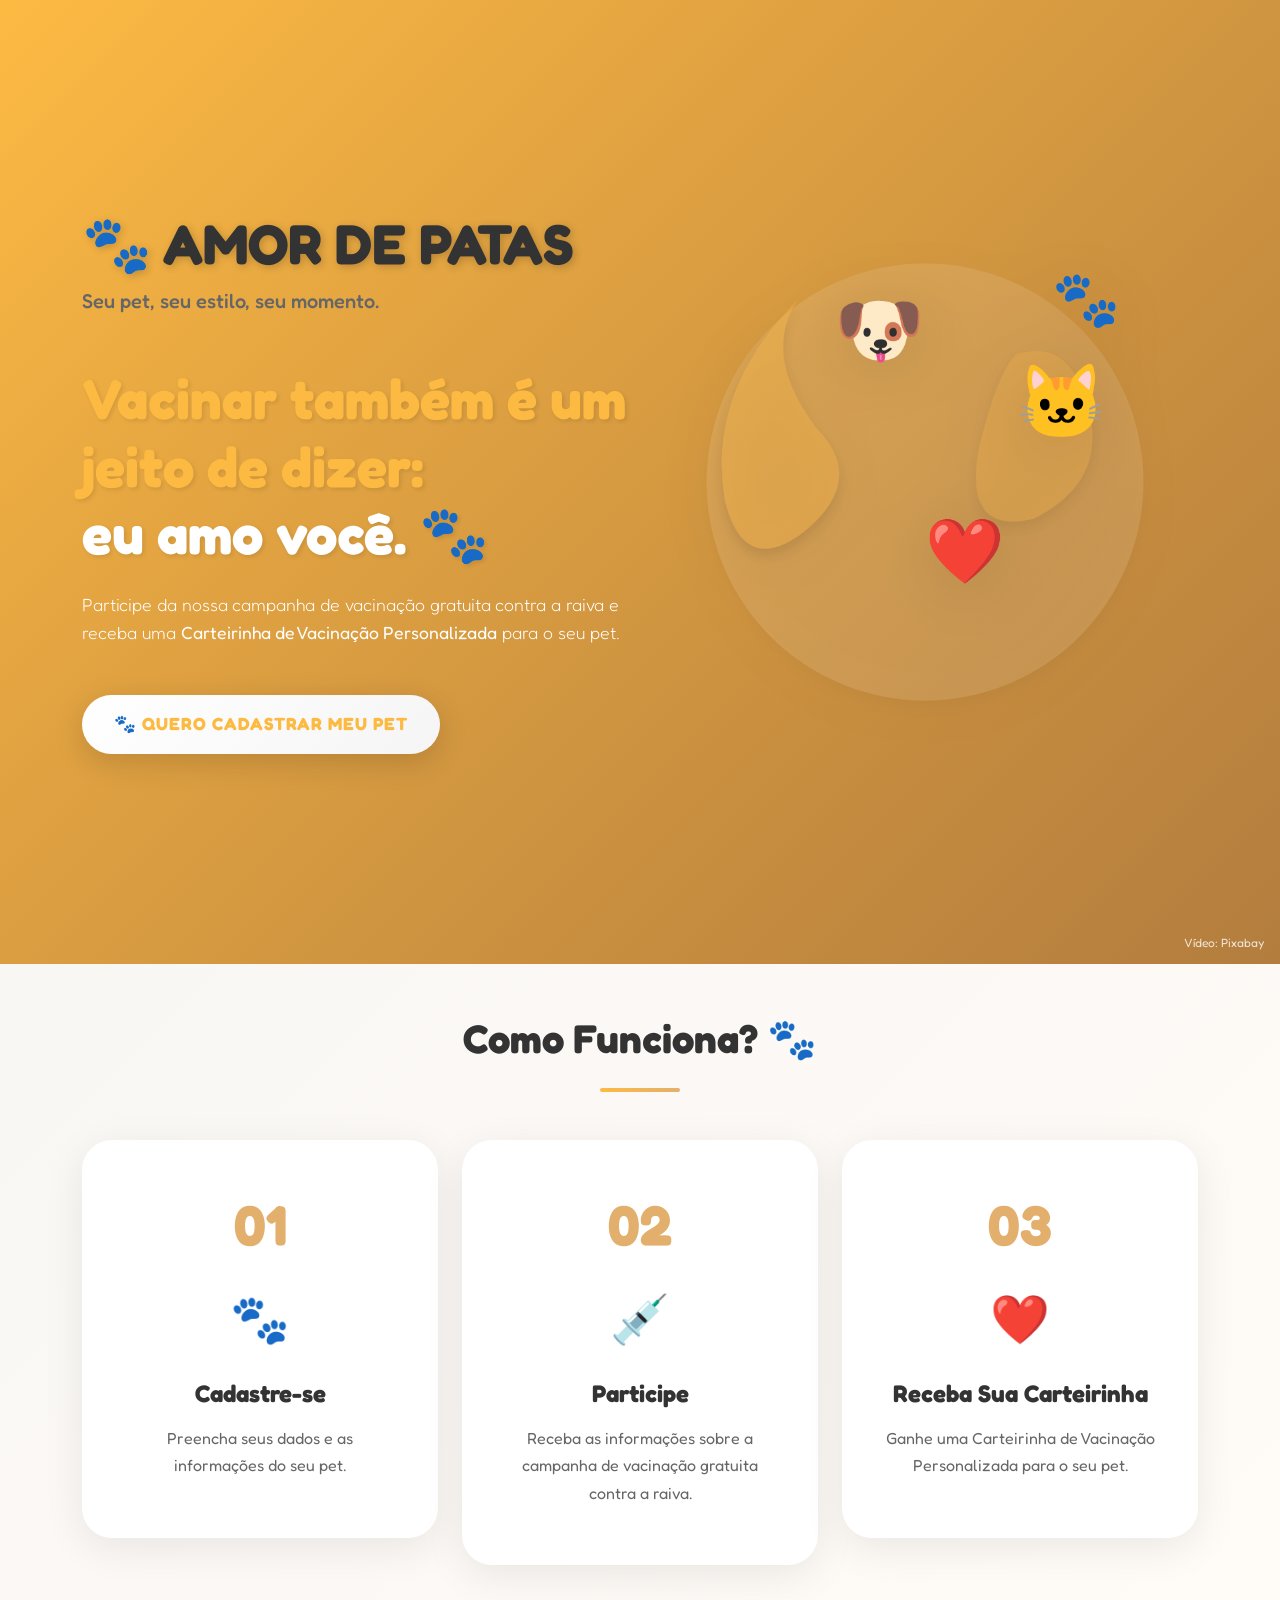
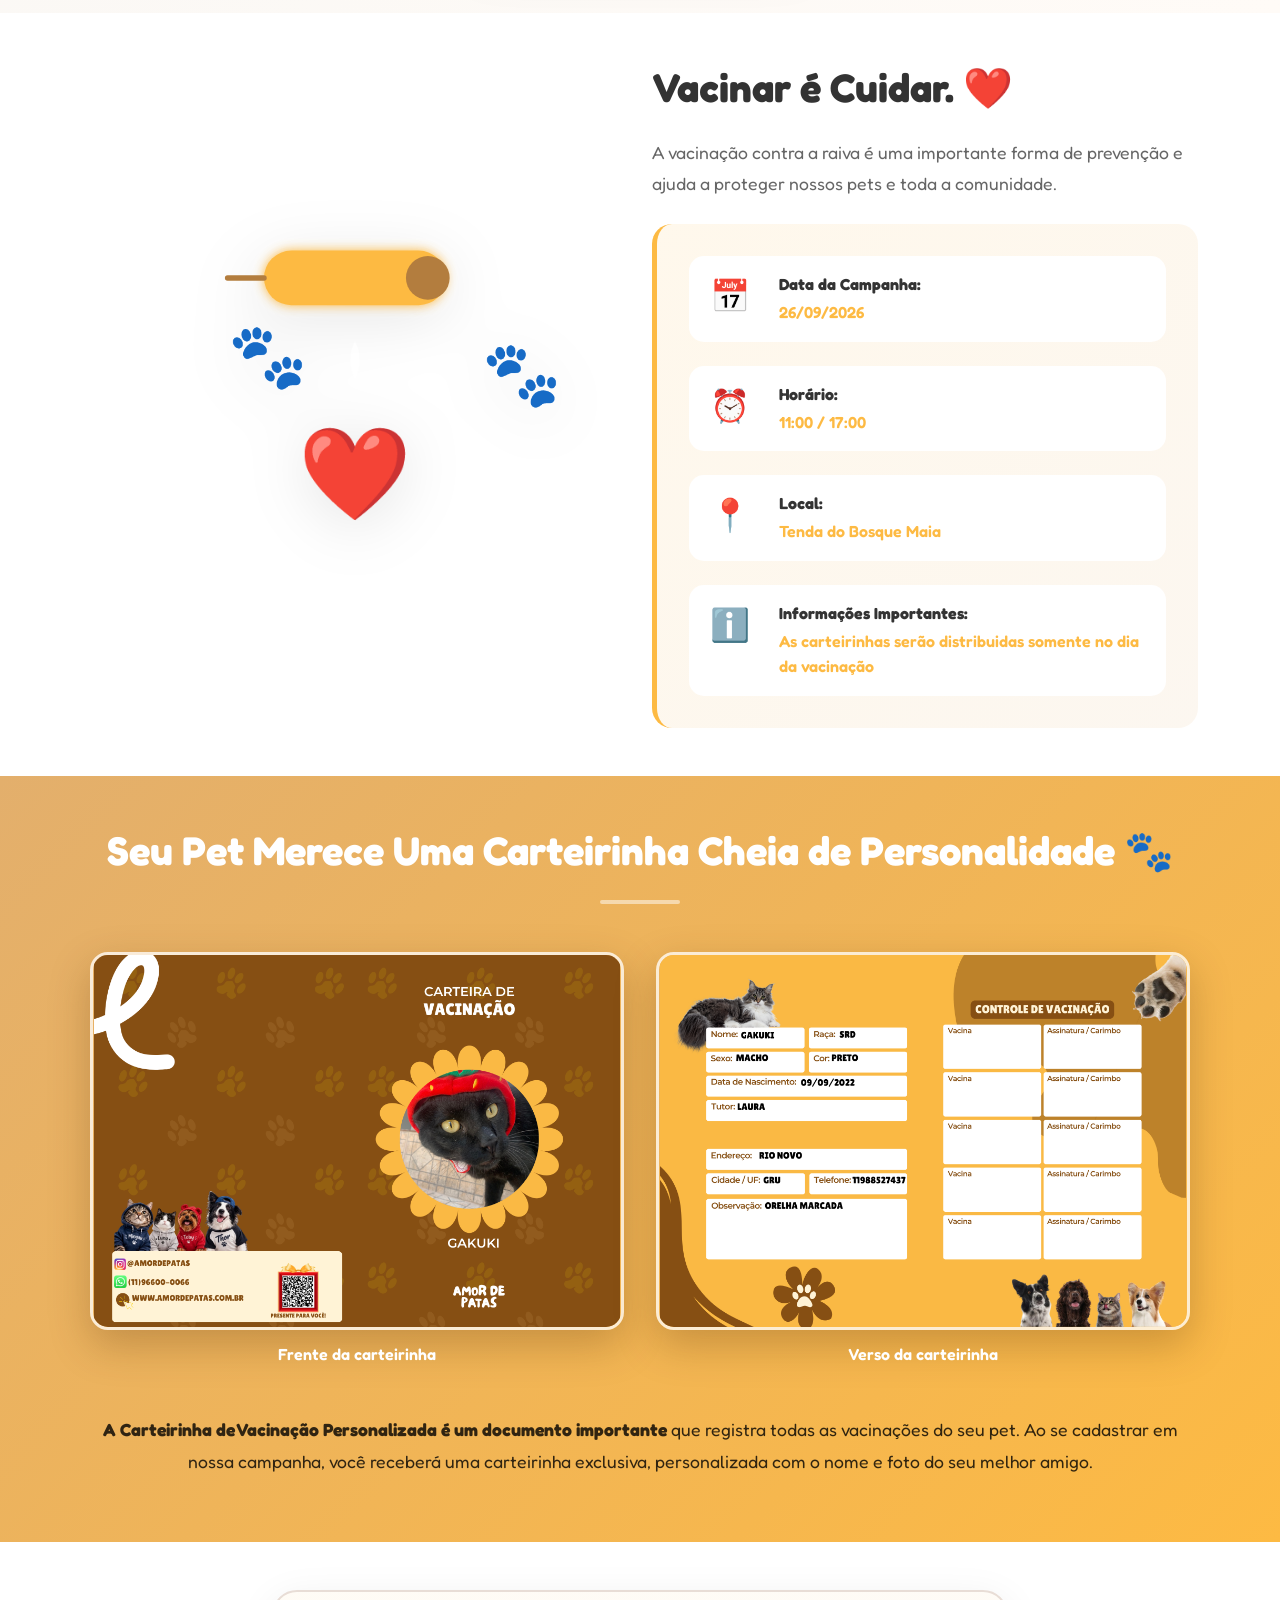
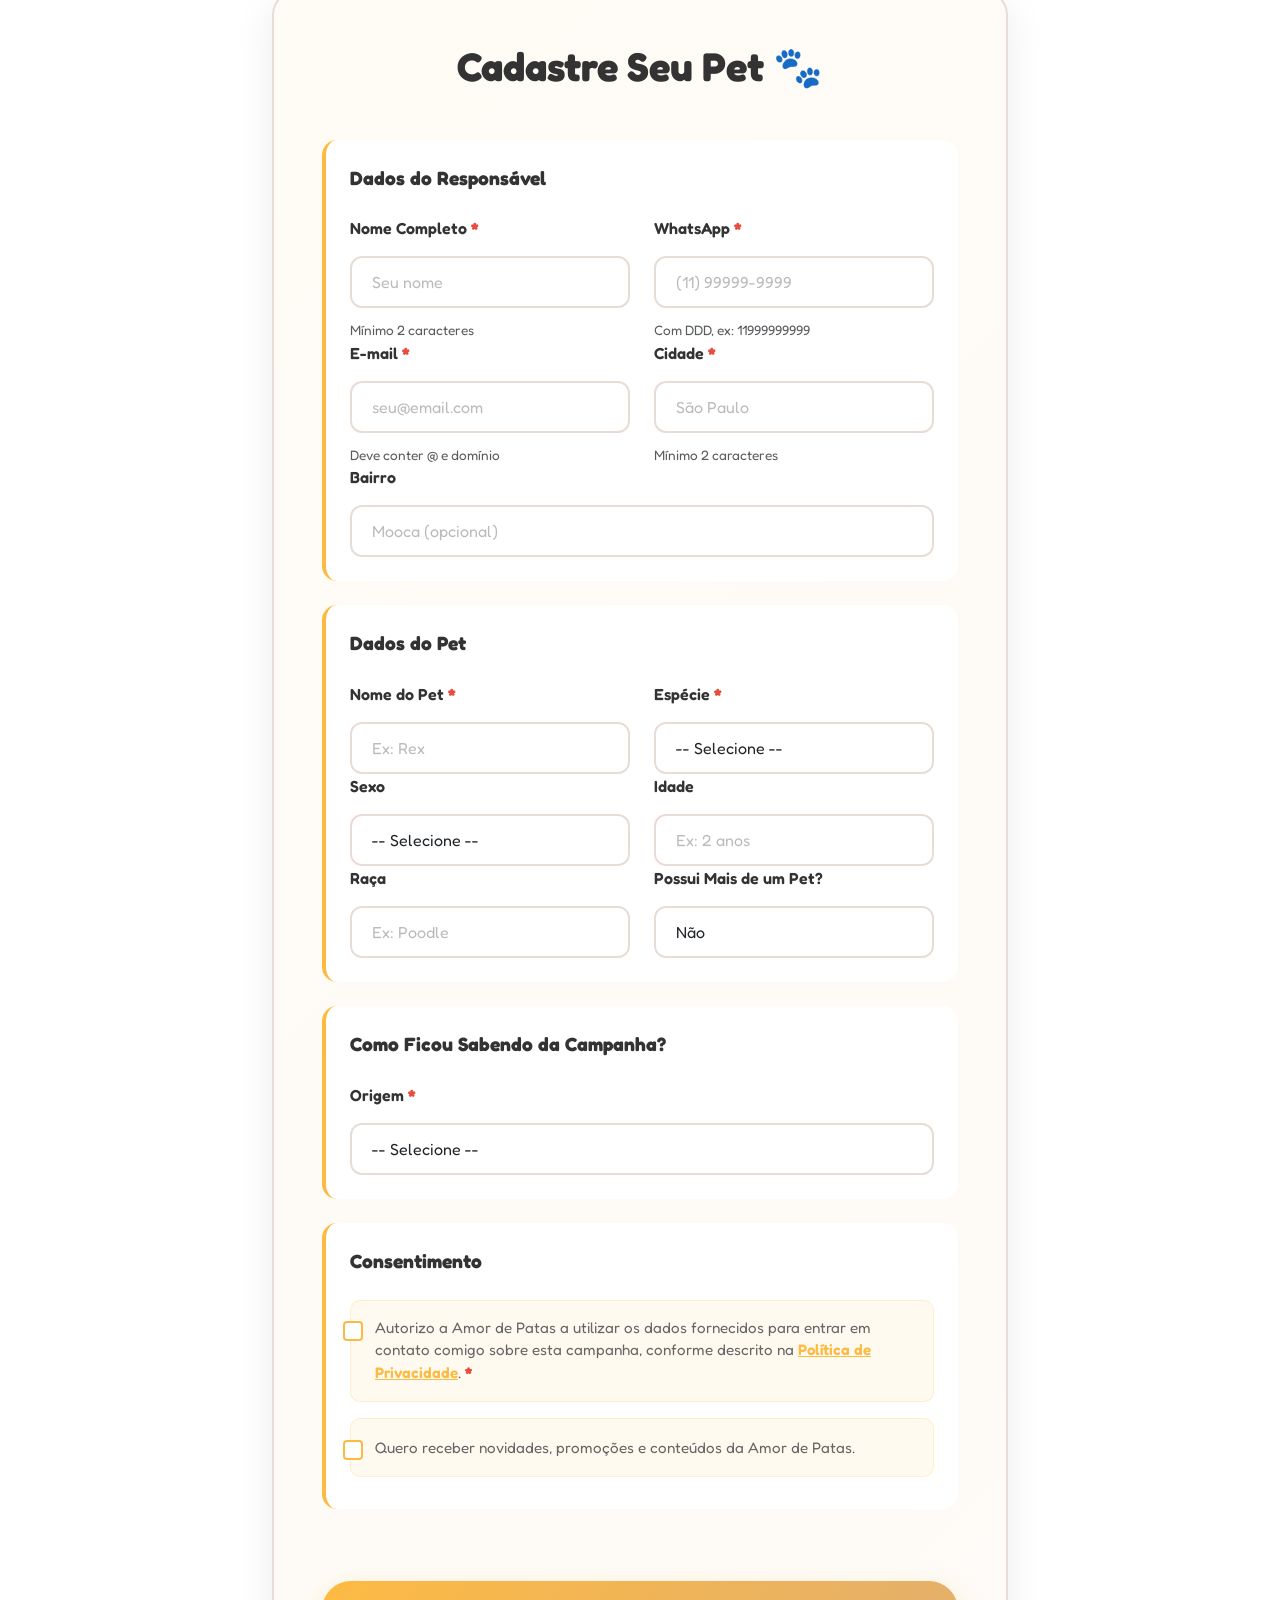
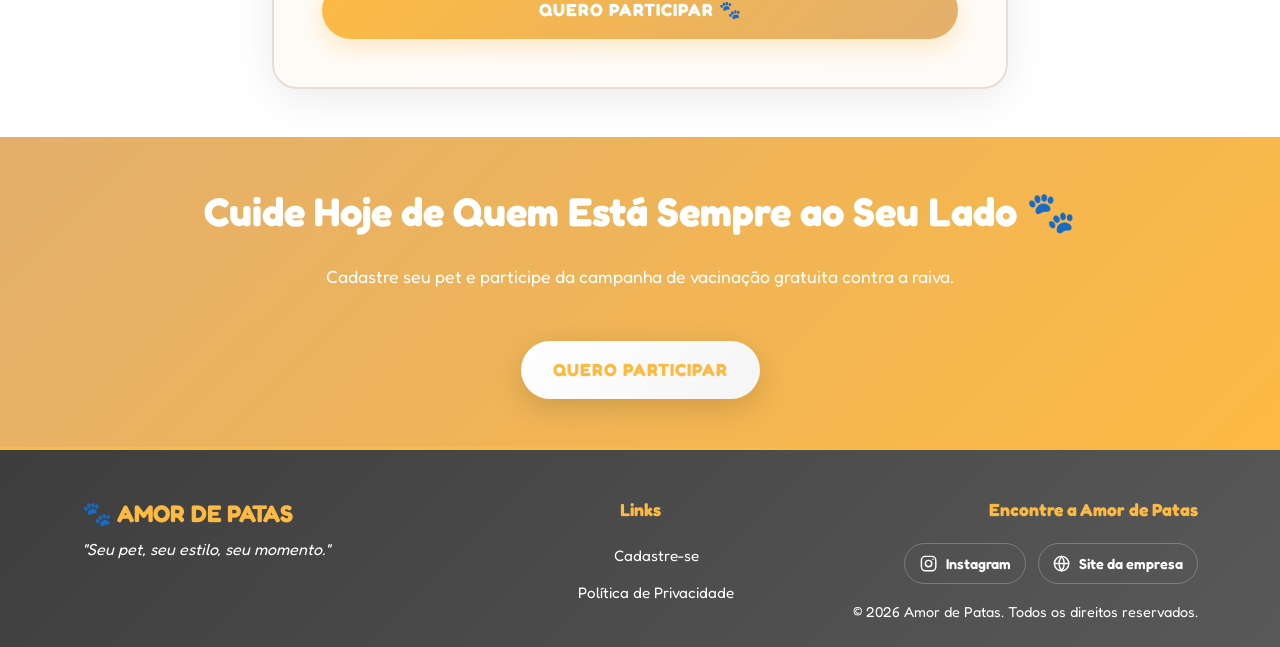
<file: index.html>
<!DOCTYPE html>
<html lang="pt-BR">
<head>
    <meta charset="UTF-8">
    <meta name="viewport" content="width=device-width, initial-scale=1.0">
    <meta name="description" content="Participe da campanha da Amor de Patas e cadastre seu pet para receber informações sobre a vacinação gratuita contra a raiva.">
    <meta name="theme-color" content="#fdba43">
    
    <!-- Open Graph -->
    <meta property="og:title" content="Amor de Patas | Campanha de Vacinação Gratuita">
    <meta property="og:description" content="Cadastre seu pet e receba uma Carteirinha de Vacinação Personalizada.">
    <meta property="og:type" content="website">
    <meta property="og:image" content="https://via.placeholder.com/1200x630/fdba43/ffffff?text=Amor+de+Patas">
    
    <title>Amor de Patas | Campanha de Vacinação Gratuita</title>
    
    <!-- Favicon -->
    <link rel="icon" type="image/svg+xml" href="data:image/svg+xml,<svg xmlns='http://www.w3.org/2000/svg' viewBox='0 0 100 100'><text y='75' font-size='75' fill='%23fdba43'>🐾</text></svg>">
    
    <!-- Bootstrap 5 -->
    <link href="https://cdn.jsdelivr.net/npm/bootstrap@5.3.0/dist/css/bootstrap.min.css" rel="stylesheet">
    
    <!-- Google Fonts -->
    <link href="https://fonts.googleapis.com/css2?family=Fredoka:wght@300;400;500;600;700&family=Baloo+2:wght@400;500;600;700&display=swap" rel="stylesheet">
    
    <!-- CSS Customizado -->
    <link rel="stylesheet" href="css/style.css">
</head>
<body>
    <!-- ========== ESTRUTURA PRINCIPAL ========== -->
    
    <!-- Hero Section com Vídeo -->
    <section id="hero" class="hero-section">
        <!-- Vídeo Background -->
        <video class="hero-video" autoplay muted loop playsinline aria-hidden="true">
            <source src="assets/video/cachorro-campo-pixabay.mp4" type="video/mp4">
        </video>
        
        <!-- Overlay -->
        <div class="hero-overlay"></div>
        
        <!-- Conteúdo Hero -->
        <div class="hero-content">
            <div class="container">
                <div class="row align-items-center min-vh-100">
                    <div class="col-lg-6 text-center text-lg-start mb-4 mb-lg-0">
                        <!-- Logo/Marca -->
                        <div class="hero-brand">
                            <h1 class="hero-title">🐾 AMOR DE PATAS</h1>
                            <p class="hero-subtitle">Seu pet, seu estilo, seu momento.</p>
                        </div>
                        
                        <!-- Headline Principal -->
                        <div class="hero-headline mt-5">
                            <h2 class="display-4 fw-bold mb-4" style="color: #fdba43; text-shadow: 2px 2px 4px rgba(0,0,0,0.1);">
                                Vacinar também é um jeito de dizer: <br>
                                <span style="color: #ffffff;">eu amo você. 🐾</span>
                            </h2>
                        </div>
                        
                        <!-- Descrição -->
                        <p class="hero-description lead mb-5" style="color: #ffffff; font-size: 1.1rem; line-height: 1.6;">
                            Participe da nossa campanha de vacinação gratuita contra a raiva e receba uma <strong>Carteirinha de Vacinação Personalizada</strong> para o seu pet.
                        </p>
                        
                        <!-- CTA Button -->
                        <div class="d-flex flex-wrap gap-3 justify-content-center justify-content-lg-start">
                            <a href="#formulario" class="btn btn-hero btn-lg">
                                🐾 QUERO CADASTRAR MEU PET
                            </a>
                        </div>
                    </div>
                    
                    <!-- Ilustração/Elementos Hero -->
                    <div class="col-lg-6 d-none d-lg-block">
                        <div class="hero-illustration">
                            <!-- Formas orgânicas com SVG -->
                            <svg class="floating-shape" viewBox="0 0 300 300" xmlns="http://www.w3.org/2000/svg">
                                <defs>
                                    <filter id="shadow" x="-50%" y="-50%" width="200%" height="200%">
                                        <feDropShadow dx="0" dy="4" stdDeviation="3" flood-opacity="0.3"/>
                                    </filter>
                                </defs>
                                
                                <!-- Bolhas/Formas Orgânicas -->
                                <circle cx="150" cy="150" r="120" fill="#ffffff" opacity="0.1" filter="url(#shadow)"/>
                                <path d="M 80 50 Q 60 80, 90 120 Q 120 150, 80 180 Q 50 200, 40 160 Q 30 100, 80 50" fill="#fdba43" opacity="0.3" filter="url(#shadow)"/>
                                <path d="M 200 80 Q 230 70, 240 110 Q 250 150, 210 170 Q 170 180, 180 130 Q 190 90, 200 80" fill="#fdba43" opacity="0.2" filter="url(#shadow)"/>
                                
                                <!-- Emojis flutuantes -->
                                <text x="100" y="80" font-size="40" class="floating-emoji">🐶</text>
                                <text x="200" y="120" font-size="40" class="floating-emoji" style="animation-delay: 0.5s;">🐱</text>
                                <text x="150" y="200" font-size="35" class="floating-emoji" style="animation-delay: 1s;">❤️</text>
                                <text x="220" y="60" font-size="30" class="floating-emoji" style="animation-delay: 1.5s;">🐾</text>
                            </svg>
                        </div>
                    </div>
                </div>
            </div>
        </div>

        <a class="hero-video-credit" href="https://pixabay.com/videos/dog-running-playful-dog-332603/" target="_blank" rel="noopener noreferrer" aria-label="Ver o vídeo original na Pixabay">
            Vídeo: Pixabay
        </a>
    </section>
    
    <!-- ========== SEÇÃO COMO FUNCIONA ========== -->
    <section id="como-funciona" class="como-funciona-section py-5">
        <div class="container">
            <div class="text-center mb-5">
                <h2 class="section-title">Como Funciona? 🐾</h2>
                <div class="title-underline"></div>
            </div>
            
            <div class="row g-4">
                <!-- Card 1 -->
                <div class="col-md-4">
                    <div class="card-funciona">
                        <div class="card-number">01</div>
                        <div class="card-icon">🐾</div>
                        <h3 class="card-title">Cadastre-se</h3>
                        <p class="card-description">Preencha seus dados e as informações do seu pet.</p>
                    </div>
                </div>
                
                <!-- Card 2 -->
                <div class="col-md-4">
                    <div class="card-funciona" style="animation-delay: 0.1s;">
                        <div class="card-number">02</div>
                        <div class="card-icon">💉</div>
                        <h3 class="card-title">Participe</h3>
                        <p class="card-description">Receba as informações sobre a campanha de vacinação gratuita contra a raiva.</p>
                    </div>
                </div>
                
                <!-- Card 3 -->
                <div class="col-md-4">
                    <div class="card-funciona" style="animation-delay: 0.2s;">
                        <div class="card-number">03</div>
                        <div class="card-icon">❤️</div>
                        <h3 class="card-title">Receba Sua Carteirinha</h3>
                        <p class="card-description">Ganhe uma Carteirinha de Vacinação Personalizada para o seu pet.</p>
                    </div>
                </div>
            </div>
        </div>
    </section>
    
    <!-- ========== SEÇÃO VACINAÇÃO ========== -->
    <section id="vacinacao" class="vacinacao-section py-5">
        <div class="container">
            <div class="row align-items-center">
                <div class="col-lg-6 mb-4 mb-lg-0">
                    <!-- Ilustração -->
                    <div class="vacinacao-illustration">
                        <svg viewBox="0 0 300 300" xmlns="http://www.w3.org/2000/svg">
                            <defs>
                                <filter id="glow" x="-50%" y="-50%" width="200%" height="200%">
                                    <feGaussianBlur stdDeviation="3" result="coloredBlur"/>
                                    <feMerge>
                                        <feMergeNode in="coloredBlur"/>
                                        <feMergeNode in="SourceGraphic"/>
                                    </feMerge>
                                </filter>
                            </defs>
                            
                            <!-- Seringa -->
                            <rect x="100" y="80" width="100" height="30" rx="15" fill="#fdba43" filter="url(#glow)"/>
                            <circle cx="190" cy="95" r="12" fill="#b37d3e"/>
                            <path d="M 80 95 L 100 95" stroke="#b37d3e" stroke-width="3" stroke-linecap="round"/>
                            
                            <!-- Gota -->
                            <path d="M 150 130 Q 145 140 150 150 Q 155 140 150 130" fill="#ffffff" opacity="0.7"/>
                            
                            <!-- Coração -->
                            <text x="150" y="220" font-size="50" text-anchor="middle">❤️</text>
                            
                            <!-- Patinhas -->
                            <text x="80" y="150" font-size="35">🐾</text>
                            <text x="220" y="160" font-size="35">🐾</text>
                        </svg>
                    </div>
                </div>
                
                <div class="col-lg-6">
                    <h2 class="section-title mb-4">Vacinar é Cuidar. ❤️</h2>
                    
                    <p class="section-text mb-4">
                        A vacinação contra a raiva é uma importante forma de prevenção e ajuda a proteger nossos pets e toda a comunidade.
                    </p>
                    
                    <!-- Informações da Campanha -->
                    <div class="campaign-info">
                        <div class="info-item">
                            <span class="info-icon">📅</span>
                            <div class="info-content">
                                <strong>Data da Campanha:</strong>
                                <p class="info-value">26/09/2026</p>
                            </div>
                        </div>
                        
                        <div class="info-item">
                            <span class="info-icon">⏰</span>
                            <div class="info-content">
                                <strong>Horário:</strong>
                                <p class="info-value">11:00 / 17:00</p>
                            </div>
                        </div>
                        
                        <div class="info-item">
                            <span class="info-icon">📍</span>
                            <div class="info-content">
                                <strong>Local:</strong>
                                <p class="info-value">Tenda do Bosque Maia</p>
                            </div>
                        </div>
                        
                        <div class="info-item">
                            <span class="info-icon">ℹ️</span>
                            <div class="info-content">
                                <strong>Informações Importantes:</strong>
                                <p class="info-value"> As carteirinhas serão distribuidas somente no dia da vacinação</p>
                            </div>
                        </div>
                    </div>
                </div>
            </div>
        </div>
    </section>
    
    <!-- ========== SEÇÃO CARTEIRINHA ========== -->
    <section id="carteirinha" class="carteirinha-section py-5">
        <div class="container">
            <div class="text-center mb-5">
                <h2 class="section-title">Seu Pet Merece Uma Carteirinha Cheia de Personalidade 🐾</h2>
                <div class="title-underline"></div>
            </div>
            
            <div class="carteirinha-gallery" aria-label="Frente e verso da carteirinha de vacinação">
                <figure class="carteirinha-preview">
                    <img src="assets/images/carteirinha-frente.png" width="2000" height="1414" loading="lazy" decoding="async" alt="Frente da carteirinha de vacinação personalizada Amor de Patas">
                    <figcaption>Frente da carteirinha</figcaption>
                </figure>

                <figure class="carteirinha-preview">
                    <img src="assets/images/carteirinha-verso.png" width="2000" height="1414" loading="lazy" decoding="async" alt="Verso da carteirinha com o controle de vacinação do pet">
                    <figcaption>Verso da carteirinha</figcaption>
                </figure>
            </div>
            
            <!-- Texto Descritivo -->
            <div class="text-center mt-5">
                <p class="section-text">
                    <strong>A Carteirinha de Vacinação Personalizada é um documento importante</strong> que registra todas as vacinações do seu pet. Ao se cadastrar em nossa campanha, você receberá uma carteirinha exclusiva, personalizada com o nome e foto do seu melhor amigo.
                </p>
            </div>
        </div>
    </section>
    
    <!-- ========== SEÇÃO FORMULÁRIO ========== -->
    <section id="formulario" class="formulario-section py-5">
        <div class="container">
            <div class="row justify-content-center">
                <div class="col-lg-8">
                    <div class="form-card">
                        <h2 class="section-title text-center mb-5">Cadastre Seu Pet 🐾</h2>
                        
                        <form id="leadForm" class="lead-form">
                            <!-- ===== SEÇÃO: DADOS DO RESPONSÁVEL ===== -->
                            <fieldset class="form-section">
                                <legend class="form-section-title">Dados do Responsável</legend>
                                
                                <div class="row">
                                    <div class="col-12 position-relative">
                                        <!-- Honeypot (invisível) -->
                                        <input type="text" name="telefone_secundario" class="form-control d-none" tabindex="-1" autocomplete="off">
                                    </div>
                                </div>
                                
                                <div class="row">
                                    <div class="col-md-6">
                                        <div class="form-group">
                                            <label for="nome" class="form-label">
                                                Nome Completo <span class="required">*</span>
                                            </label>
                                            <input type="text" class="form-control" id="nome" name="nome" placeholder="Seu nome" maxlength="100" required>
                                            <small class="form-text text-muted">Mínimo 2 caracteres</small>
                                        </div>
                                    </div>
                                    
                                    <div class="col-md-6">
                                        <div class="form-group">
                                            <label for="whatsapp" class="form-label">
                                                WhatsApp <span class="required">*</span>
                                            </label>
                                            <input type="tel" class="form-control" id="whatsapp" name="whatsapp" placeholder="(11) 99999-9999" maxlength="15" required>
                                            <small class="form-text text-muted">Com DDD, ex: 11999999999</small>
                                        </div>
                                    </div>
                                </div>
                                
                                <div class="row">
                                    <div class="col-md-6">
                                        <div class="form-group">
                                            <label for="email" class="form-label">
                                                E-mail <span class="required">*</span>
                                            </label>
                                            <input type="email" class="form-control" id="email" name="email" placeholder="seu@email.com" maxlength="100" required>
                                            <small class="form-text text-muted">Deve conter @ e domínio</small>
                                        </div>
                                    </div>
                                    
                                    <div class="col-md-6">
                                        <div class="form-group">
                                            <label for="cidade" class="form-label">
                                                Cidade <span class="required">*</span>
                                            </label>
                                            <input type="text" class="form-control" id="cidade" name="cidade" placeholder="São Paulo" maxlength="50" required>
                                            <small class="form-text text-muted">Mínimo 2 caracteres</small>
                                        </div>
                                    </div>
                                </div>
                                
                                <div class="row">
                                    <div class="col-12">
                                        <div class="form-group">
                                            <label for="bairro" class="form-label">Bairro</label>
                                            <input type="text" class="form-control" id="bairro" name="bairro" placeholder="Mooca (opcional)" maxlength="50">
                                        </div>
                                    </div>
                                </div>
                            </fieldset>
                            
                            <!-- ===== SEÇÃO: DADOS DO PET ===== -->
                            <fieldset class="form-section">
                                <legend class="form-section-title">Dados do Pet</legend>
                                
                                <div class="row">
                                    <div class="col-md-6">
                                        <div class="form-group">
                                            <label for="nome_pet" class="form-label">
                                                Nome do Pet <span class="required">*</span>
                                            </label>
                                            <input type="text" class="form-control" id="nome_pet" name="nome_pet" placeholder="Ex: Rex" maxlength="50" required>
                                        </div>
                                    </div>
                                    
                                    <div class="col-md-6">
                                        <div class="form-group">
                                            <label for="especie" class="form-label">
                                                Espécie <span class="required">*</span>
                                            </label>
                                            <select class="form-select" id="especie" name="especie" required>
                                                <option value="">-- Selecione --</option>
                                                <option value="cachorro">🐶 Cachorro</option>
                                                <option value="gato">🐱 Gato</option>
                                                <option value="outro">🐰 Outro</option>
                                            </select>
                                        </div>
                                    </div>
                                </div>
                                
                                <div class="row">
                                    <div class="col-md-6">
                                        <div class="form-group">
                                            <label for="sexo" class="form-label">Sexo</label>
                                            <select class="form-select" id="sexo" name="sexo">
                                                <option value="">-- Selecione --</option>
                                                <option value="macho">♂️ Macho</option>
                                                <option value="femea">♀️ Fêmea</option>
                                            </select>
                                        </div>
                                    </div>
                                    
                                    <div class="col-md-6">
                                        <div class="form-group">
                                            <label for="idade" class="form-label">Idade</label>
                                            <input type="text" class="form-control" id="idade" name="idade" placeholder="Ex: 2 anos" maxlength="50">
                                        </div>
                                    </div>
                                </div>
                                
                                <div class="row">
                                    <div class="col-md-6">
                                        <div class="form-group">
                                            <label for="raca" class="form-label">Raça</label>
                                            <input type="text" class="form-control" id="raca" name="raca" placeholder="Ex: Poodle" maxlength="50">
                                        </div>
                                    </div>
                                    
                                    <div class="col-md-6">
                                        <div class="form-group">
                                            <label for="mais_de_um_pet" class="form-label">Possui Mais de um Pet?</label>
                                            <select class="form-select" id="mais_de_um_pet" name="mais_de_um_pet">
                                                <option value="nao">Não</option>
                                                <option value="sim">Sim</option>
                                            </select>
                                        </div>
                                    </div>
                                </div>
                            </fieldset>
                            
                            <!-- ===== SEÇÃO: ORIGEM DO LEAD ===== -->
                            <fieldset class="form-section">
                                <legend class="form-section-title">Como Ficou Sabendo da Campanha?</legend>
                                
                                <div class="form-group">
                                    <label for="origem" class="form-label">
                                        Origem <span class="required">*</span>
                                    </label>
                                    <select class="form-select" id="origem" name="origem" required>
                                        <option value="">-- Selecione --</option>
                                        <option value="instagram">📸 Instagram</option>
                                        <option value="facebook">👍 Facebook</option>
                                        <option value="whatsapp">💬 WhatsApp</option>
                                        <option value="tiktok">🎵 TikTok</option>
                                        <option value="google">🔍 Google</option>
                                        <option value="indicacao">👥 Indicação</option>
                                        <option value="outro">❓ Outro</option>
                                    </select>
                                </div>
                            </fieldset>
                            
                            <!-- ===== SEÇÃO: CONSENTIMENTO ===== -->
                            <fieldset class="form-section">
                                <legend class="form-section-title">Consentimento</legend>
                                
                                <div class="form-check mb-3">
                                    <input class="form-check-input" type="checkbox" id="consentimento_campanha" name="consentimento_campanha" required>
                                    <label class="form-check-label" for="consentimento_campanha">
                                        Autorizo a Amor de Patas a utilizar os dados fornecidos para entrar em contato comigo sobre esta campanha, conforme descrito na <a href="#" data-bs-toggle="modal" data-bs-target="#policyModal" class="link-policy">Política de Privacidade</a>. <span class="required">*</span>
                                    </label>
                                </div>
                                
                                <div class="form-check">
                                    <input class="form-check-input" type="checkbox" id="consentimento_marketing" name="consentimento_marketing">
                                    <label class="form-check-label" for="consentimento_marketing">
                                        Quero receber novidades, promoções e conteúdos da Amor de Patas.
                                    </label>
                                </div>
                            </fieldset>
                            
                            <!-- ===== BOTÃO SUBMIT ===== -->
                            <div class="form-group mt-5">
                                <button type="submit" class="btn btn-form btn-lg w-100" id="submitBtn">
                                    QUERO PARTICIPAR 🐾
                                </button>
                            </div>
                            
                            <!-- Mensagens de Resposta -->
                            <div id="formMessage" class="alert mt-3" style="display: none;"></div>
                        </form>
                    </div>
                </div>
            </div>
        </div>
    </section>
    
    <!-- ========== SEÇÃO CTA FINAL ========== -->
    <section id="cta-final" class="cta-final-section py-5">
        <div class="container text-center">
            <h2 class="section-title mb-4">Cuide Hoje de Quem Está Sempre ao Seu Lado 🐾</h2>
            <p class="section-text mb-5">
                Cadastre seu pet e participe da campanha de vacinação gratuita contra a raiva.
            </p>
            <a href="#formulario" class="btn btn-hero btn-lg">
                QUERO PARTICIPAR
            </a>
        </div>
    </section>
    
    <!-- ========== RODAPÉ ========== -->
    <footer id="footer" class="footer-section">
        <div class="container">
            <div class="row gy-4">
                <div class="col-md-4 text-center text-md-start">
                    <h3 class="footer-brand">🐾 AMOR DE PATAS</h3>
                    <p class="footer-tagline">"Seu pet, seu estilo, seu momento."</p>
                </div>
                
                <div class="col-md-4 text-center">
                    <h4 class="footer-title">Links</h4>
                    <ul class="footer-links">
                        <li><a href="#formulario">Cadastre-se</a></li>
                        <li><a href="#" data-bs-toggle="modal" data-bs-target="#policyModal">Política de Privacidade</a></li>
                    </ul>
                </div>
                
                <div class="col-md-4 text-center text-md-end">
                    <h4 class="footer-title">Encontre a Amor de Patas</h4>
                    <div class="footer-social-links">
                        <a href="https://www.instagram.com/amor_patas.3/" target="_blank" rel="noopener noreferrer" aria-label="Visitar o Instagram da Amor de Patas">
                            <svg viewBox="0 0 24 24" aria-hidden="true">
                                <rect x="3" y="3" width="18" height="18" rx="5"></rect>
                                <circle cx="12" cy="12" r="4"></circle>
                                <circle class="icon-fill" cx="17.5" cy="6.5" r="1"></circle>
                            </svg>
                            Instagram
                        </a>
                        <a href="https://logdev-hub.github.io/amordepatas/site/" target="_blank" rel="noopener noreferrer" aria-label="Visitar o site da empresa">
                            <svg viewBox="0 0 24 24" aria-hidden="true">
                                <circle cx="12" cy="12" r="9"></circle>
                                <path d="M3 12h18M12 3a14 14 0 0 1 0 18M12 3a14 14 0 0 0 0 18"></path>
                            </svg>
                            Site da empresa
                        </a>
                    </div>
                    <p class="footer-text footer-copyright">© 2026 Amor de Patas. Todos os direitos reservados.</p>
                </div>
            </div>
        </div>
    </footer>
    
    <!-- ========== MODAL: POLÍTICA DE PRIVACIDADE ========== -->
    <div class="modal fade" id="policyModal" tabindex="-1" aria-labelledby="policyModalLabel" aria-hidden="true">
        <div class="modal-dialog modal-lg">
            <div class="modal-content">
                <div class="modal-header">
                    <h5 class="modal-title" id="policyModalLabel">Política de Privacidade</h5>
                    <button type="button" class="btn-close" data-bs-dismiss="modal" aria-label="Fechar"></button>
                </div>
                <div class="modal-body">
                    <div class="policy-content">
                        <h6>1. Objetivo da Coleta de Dados</h6>
                        <p>
                            A Amor de Patas coleta seus dados para informar você sobre a campanha de vacinação gratuita contra a raiva e manter contato através de WhatsApp ou e-mail.
                        </p>
                        
                        <h6>2. Dados Coletados</h6>
                        <p>
                            Coletamos informações pessoais como nome, WhatsApp, e-mail, cidade, bairro e informações sobre seu pet.
                        </p>
                        
                        <h6>3. Como Usamos Seus Dados</h6>
                        <p>
                            Utilizamos seus dados exclusivamente para:
                        </p>
                        <ul>
                            <li>Enviar informações sobre a campanha de vacinação</li>
                            <li>Entrar em contato via WhatsApp ou e-mail</li>
                            <li>Fornecer a Carteirinha de Vacinação Personalizada</li>
                            <li>Se autorizado, enviar promoções e novidades</li>
                        </ul>
                        
                        <h6>4. Proteção de Dados</h6>
                        <p>
                            Seus dados são armazenados de forma segura e não são compartilhados com terceiros sem sua autorização.
                        </p>
                        
                        <h6>5. Direitos do Usuário</h6>
                        <p>
                            Você tem direito à privacidade conforme a Lei Geral de Proteção de Dados (LGPD) do Brasil.
                        </p>
                        
                        <p style="margin-top: 2rem; font-size: 0.9rem; color: #666;">
                            <strong>Nota:</strong> Esta é uma política genérica preparada para ser substituída pela política oficial da empresa posteriormente.
                        </p>
                    </div>
                </div>
                <div class="modal-footer">
                    <button type="button" class="btn btn-secondary" data-bs-dismiss="modal">Fechar</button>
                </div>
            </div>
        </div>
    </modal>
    
    <!-- ========== SCRIPTS ========== -->
    <!-- Bootstrap JS -->
    <script src="https://cdn.jsdelivr.net/npm/bootstrap@5.3.0/dist/js/bootstrap.bundle.min.js" defer></script>
    
    <!-- Script Customizado -->
    <script src="js/script.js" defer></script>
</body>
</html>
</file>
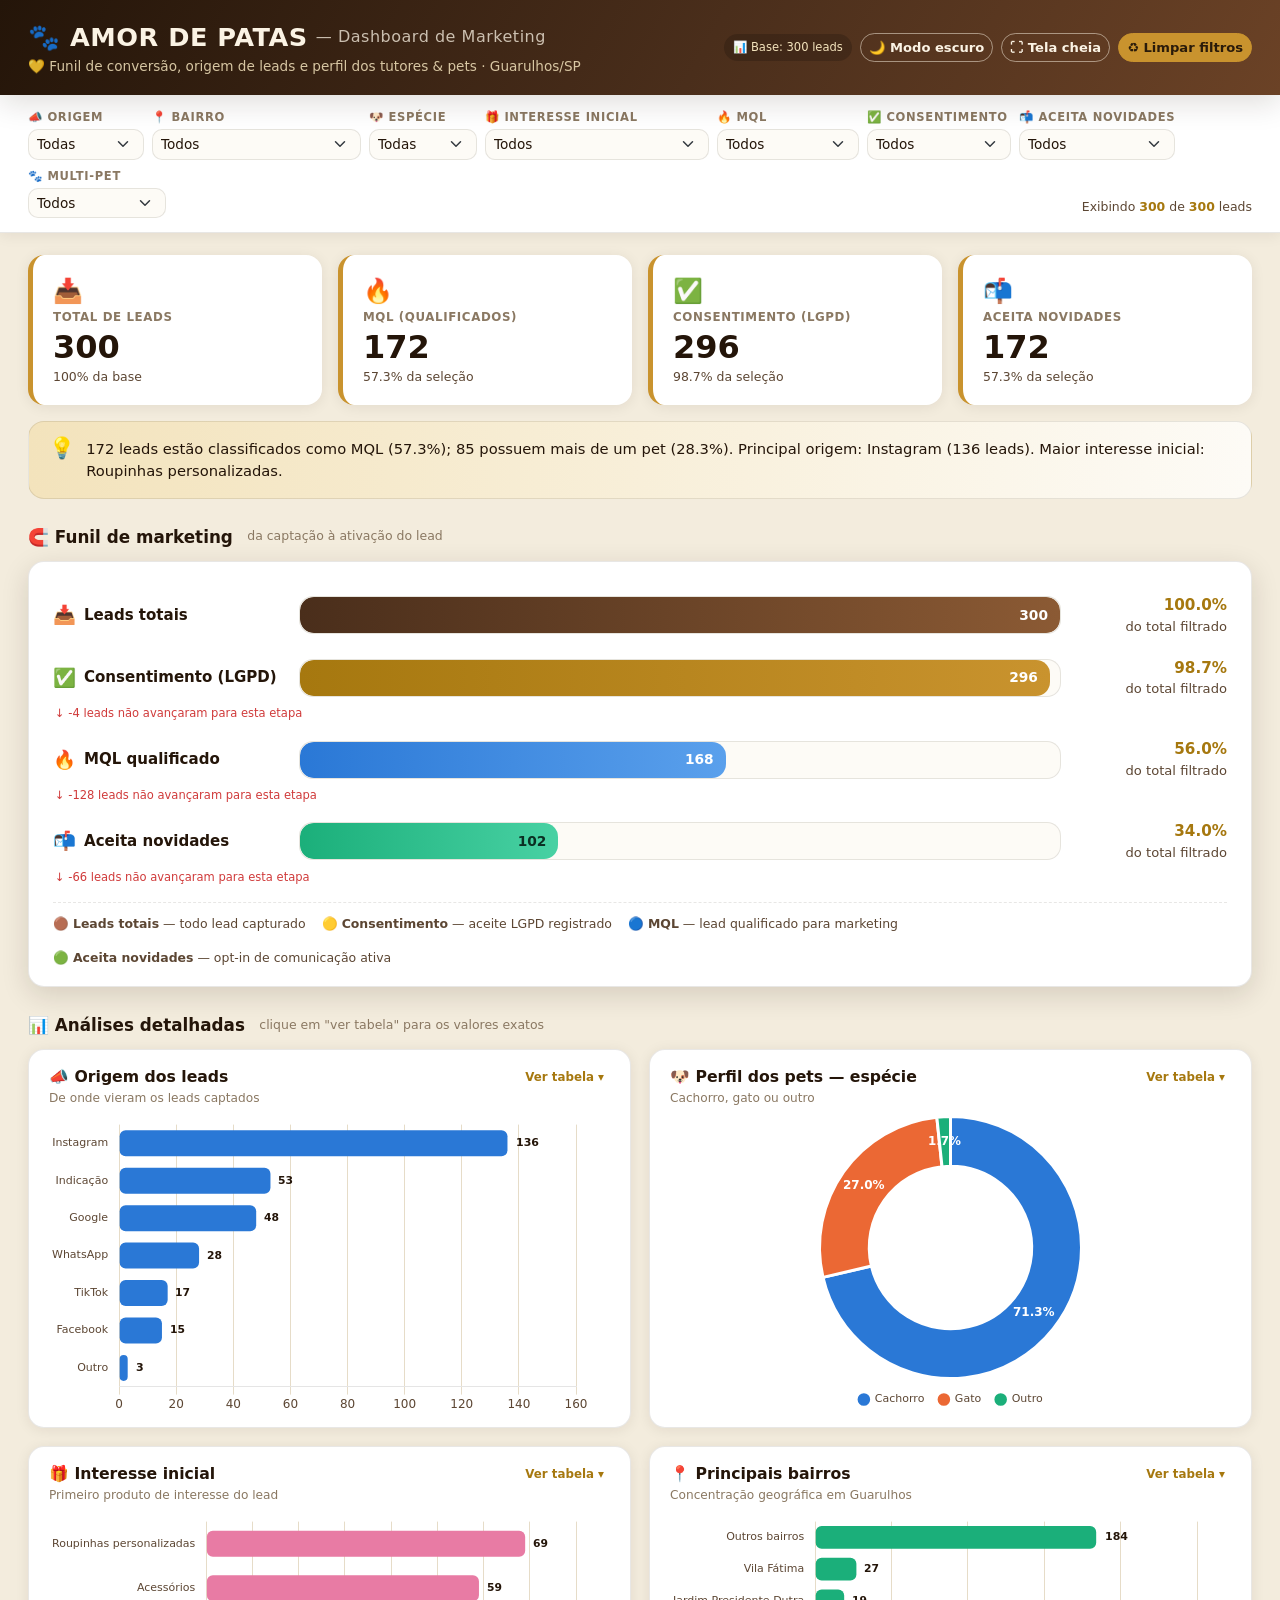
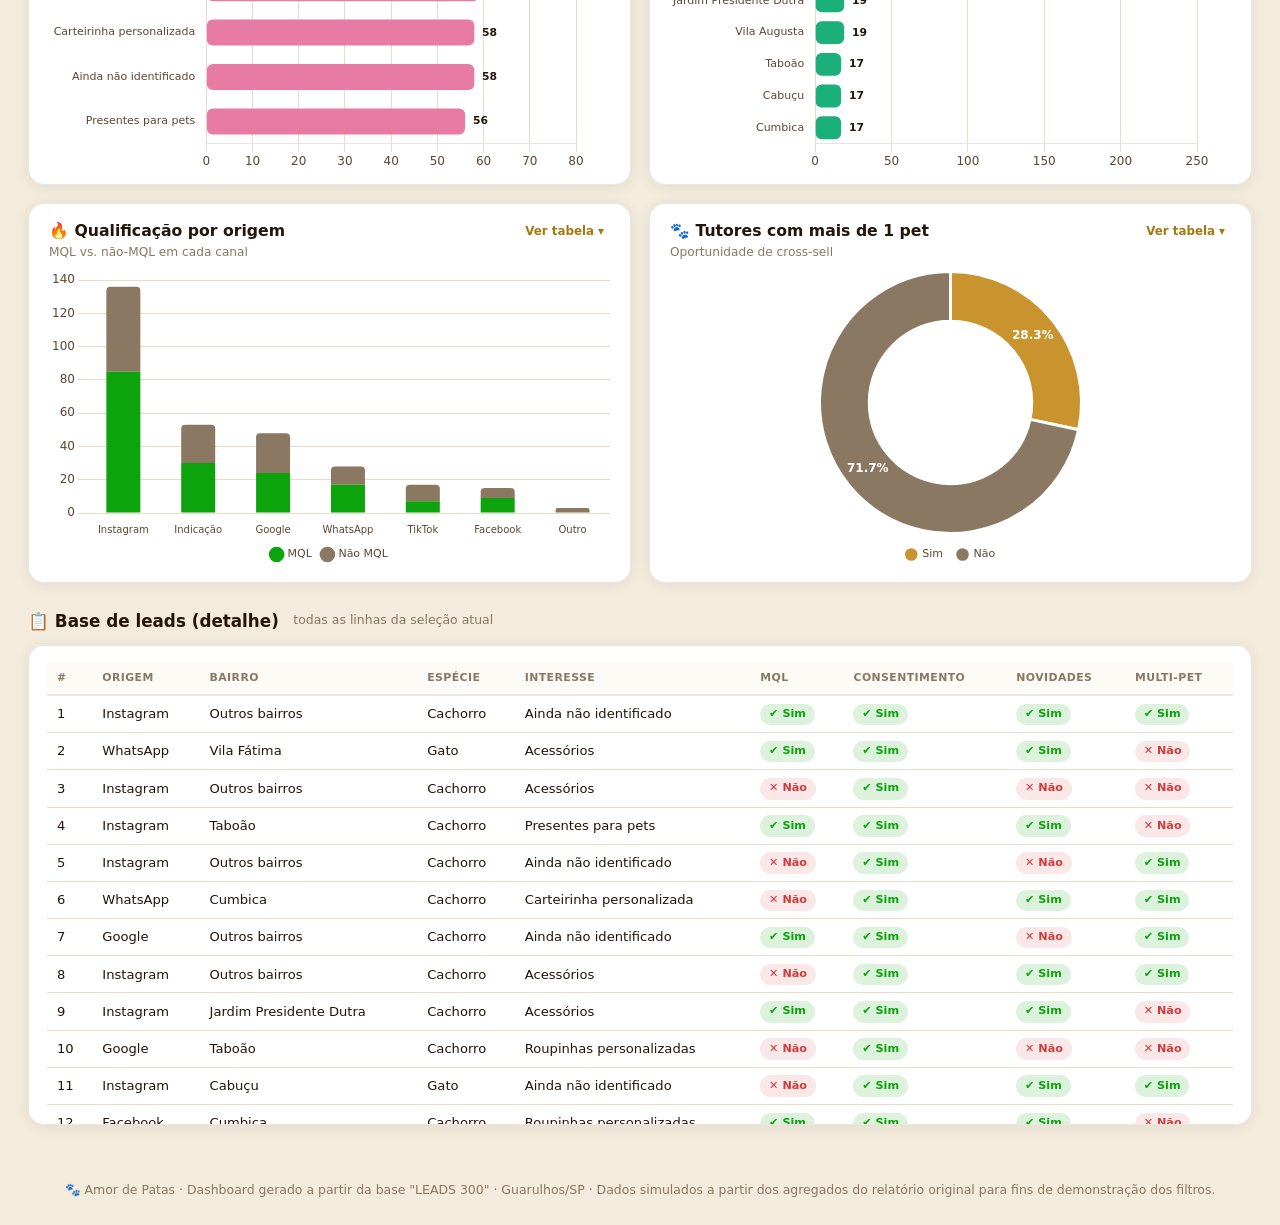
<file: dash/index.html>
<!doctype html>
<html lang="pt-BR" data-theme="light">
<head>
<meta charset="utf-8">
<meta name="viewport" content="width=device-width, initial-scale=1.0">
<title>🐾 Amor de Patas — Dashboard de Marketing</title>
<meta name="description" content="Dashboard completo de marketing e funil de conversão da Amor de Patas — 300 leads analisados.">

<!-- Bootstrap 5 (vendorizado localmente — dashboard funciona 100% offline) -->
<link href="assets/vendor/bootstrap/bootstrap.min.css" rel="stylesheet">
<!-- Chart.js -->
<script src="assets/vendor/chartjs/chart.umd.js"></script>
<!-- Datalabels plugin -->
<script src="assets/vendor/chartjs/chartjs-plugin-datalabels.min.js"></script>

<link rel="stylesheet" href="assets/style.css">
</head>
<body>
<div class="app-shell">

  <!-- ============================= HEADER ============================= -->
  <header class="app-header">
    <div class="d-flex flex-wrap justify-content-between align-items-center gap-3">
      <div>
        <p class="brand-title">🐾 AMOR DE PATAS <span class="fw-normal fs-6 opacity-75">— Dashboard de Marketing</span></p>
        <p class="brand-sub">💛 Funil de conversão, origem de leads e perfil dos tutores &amp; pets · Guarulhos/SP</p>
      </div>
      <div class="d-flex align-items-center gap-2 header-actions">
        <span class="badge-updated" id="baseInfo">📊 Base: 300 leads</span>
        <button class="btn btn-outline-cream btn-sm" id="btnTheme" title="Alternar tema claro/escuro">🌙 Modo escuro</button>
        <button class="btn btn-outline-cream btn-sm" id="btnFullscreen" title="Tela cheia">⛶ Tela cheia</button>
        <button class="btn btn-gold btn-sm" id="btnReset">♻️ Limpar filtros</button>
      </div>
    </div>
  </header>

  <!-- ============================= FILTER BAR ============================= -->
  <div class="filter-bar">
    <div class="row g-2 align-items-end">
      <div class="col-6 col-md-3 col-lg-auto">
        <label class="filter-label">📣 Origem</label>
        <select class="form-select form-select-sm" id="fOrigem"><option value="">Todas</option></select>
      </div>
      <div class="col-6 col-md-3 col-lg-auto">
        <label class="filter-label">📍 Bairro</label>
        <select class="form-select form-select-sm" id="fBairro"><option value="">Todos</option></select>
      </div>
      <div class="col-6 col-md-3 col-lg-auto">
        <label class="filter-label">🐶 Espécie</label>
        <select class="form-select form-select-sm" id="fEspecie"><option value="">Todas</option></select>
      </div>
      <div class="col-6 col-md-3 col-lg-auto">
        <label class="filter-label">🎁 Interesse inicial</label>
        <select class="form-select form-select-sm" id="fInteresse"><option value="">Todos</option></select>
      </div>
      <div class="col-6 col-md-3 col-lg-auto">
        <label class="filter-label">🔥 MQL</label>
        <select class="form-select form-select-sm" id="fMql">
          <option value="">Todos</option>
          <option value="Sim">Somente MQL</option>
          <option value="Não">Não MQL</option>
        </select>
      </div>
      <div class="col-6 col-md-3 col-lg-auto">
        <label class="filter-label">✅ Consentimento</label>
        <select class="form-select form-select-sm" id="fConsentimento">
          <option value="">Todos</option>
          <option value="Sim">Consentiu</option>
          <option value="Não">Não consentiu</option>
        </select>
      </div>
      <div class="col-6 col-md-3 col-lg-auto">
        <label class="filter-label">📬 Aceita novidades</label>
        <select class="form-select form-select-sm" id="fNovidades">
          <option value="">Todos</option>
          <option value="Sim">Aceita</option>
          <option value="Não">Não aceita</option>
        </select>
      </div>
      <div class="col-6 col-md-3 col-lg-auto">
        <label class="filter-label">🐾 Multi-pet</label>
        <select class="form-select form-select-sm" id="fMultiPet">
          <option value="">Todos</option>
          <option value="Sim">Mais de 1 pet</option>
          <option value="Não">Apenas 1 pet</option>
        </select>
      </div>
      <div class="col-12 col-lg ms-lg-auto text-lg-end">
        <span class="filter-chip-count">Exibindo <strong id="filteredCount">300</strong> de <strong>300</strong> leads</span>
      </div>
    </div>
  </div>

  <!-- ============================= MAIN ============================= -->
  <main class="app-main">

    <!-- KPI CARDS -->
    <div class="row kpi-row g-3">
      <div class="col-6 col-lg-3">
        <div class="kpi-card">
          <div class="kpi-icon">📥</div>
          <div class="kpi-label">Total de leads</div>
          <div class="kpi-value" id="kpiTotal">300</div>
          <div class="kpi-sub" id="kpiTotalSub">100% da base filtrada</div>
        </div>
      </div>
      <div class="col-6 col-lg-3">
        <div class="kpi-card">
          <div class="kpi-icon">🔥</div>
          <div class="kpi-label">MQL (qualificados)</div>
          <div class="kpi-value" id="kpiMql">172</div>
          <div class="kpi-sub" id="kpiMqlSub">57.3% da base</div>
        </div>
      </div>
      <div class="col-6 col-lg-3">
        <div class="kpi-card">
          <div class="kpi-icon">✅</div>
          <div class="kpi-label">Consentimento (LGPD)</div>
          <div class="kpi-value" id="kpiConsentimento">296</div>
          <div class="kpi-sub" id="kpiConsentimentoSub">98.7% da base</div>
        </div>
      </div>
      <div class="col-6 col-lg-3">
        <div class="kpi-card">
          <div class="kpi-icon">📬</div>
          <div class="kpi-label">Aceita novidades</div>
          <div class="kpi-value" id="kpiNovidades">172</div>
          <div class="kpi-sub" id="kpiNovidadesSub">57.3% da base</div>
        </div>
      </div>
    </div>

    <div class="insight-banner mt-3" id="insightBanner">
      <span class="lamp">💡</span>
      <span id="insightText">Carregando leitura rápida dos dados filtrados…</span>
    </div>

    <!-- FUNIL DE MARKETING -->
    <h2 class="section-title">🧲 Funil de marketing <span class="section-sub">da captação à ativação do lead</span></h2>
    <div class="funnel-card">
      <div class="funnel-wrap" id="funnelWrap"><!-- gerado via JS --></div>
      <div class="funnel-legend-row">
        <span>🟤 <strong>Leads totais</strong> — todo lead capturado</span>
        <span>🟡 <strong>Consentimento</strong> — aceite LGPD registrado</span>
        <span>🔵 <strong>MQL</strong> — lead qualificado para marketing</span>
        <span>🟢 <strong>Aceita novidades</strong> — opt-in de comunicação ativa</span>
      </div>
    </div>

    <!-- GRÁFICOS -->
    <h2 class="section-title">📊 Análises detalhadas <span class="section-sub">clique em "ver tabela" para os valores exatos</span></h2>
    <div class="chart-grid" id="chartGrid">

      <div class="chart-card">
        <div class="chart-card-head">
          <div>
            <h3>📣 Origem dos leads</h3>
            <p class="chart-card-desc">De onde vieram os leads captados</p>
          </div>
          <button class="chart-toggle-table" data-target="origem">Ver tabela ▾</button>
        </div>
        <div class="chart-canvas-wrap"><canvas id="chartOrigem"></canvas></div>
        <div class="chart-table-wrap d-none" id="table-origem"></div>
      </div>

      <div class="chart-card">
        <div class="chart-card-head">
          <div>
            <h3>🐶 Perfil dos pets — espécie</h3>
            <p class="chart-card-desc">Cachorro, gato ou outro</p>
          </div>
          <button class="chart-toggle-table" data-target="especie">Ver tabela ▾</button>
        </div>
        <div class="chart-canvas-wrap"><canvas id="chartEspecie"></canvas></div>
        <div class="chart-table-wrap d-none" id="table-especie"></div>
      </div>

      <div class="chart-card">
        <div class="chart-card-head">
          <div>
            <h3>🎁 Interesse inicial</h3>
            <p class="chart-card-desc">Primeiro produto de interesse do lead</p>
          </div>
          <button class="chart-toggle-table" data-target="interesse">Ver tabela ▾</button>
        </div>
        <div class="chart-canvas-wrap"><canvas id="chartInteresse"></canvas></div>
        <div class="chart-table-wrap d-none" id="table-interesse"></div>
      </div>

      <div class="chart-card">
        <div class="chart-card-head">
          <div>
            <h3>📍 Principais bairros</h3>
            <p class="chart-card-desc">Concentração geográfica em Guarulhos</p>
          </div>
          <button class="chart-toggle-table" data-target="bairro">Ver tabela ▾</button>
        </div>
        <div class="chart-canvas-wrap"><canvas id="chartBairro"></canvas></div>
        <div class="chart-table-wrap d-none" id="table-bairro"></div>
      </div>

      <div class="chart-card">
        <div class="chart-card-head">
          <div>
            <h3>🔥 Qualificação por origem</h3>
            <p class="chart-card-desc">MQL vs. não-MQL em cada canal</p>
          </div>
          <button class="chart-toggle-table" data-target="mqlOrigem">Ver tabela ▾</button>
        </div>
        <div class="chart-canvas-wrap"><canvas id="chartMqlOrigem"></canvas></div>
        <div class="chart-table-wrap d-none" id="table-mqlOrigem"></div>
      </div>

      <div class="chart-card">
        <div class="chart-card-head">
          <div>
            <h3>🐾 Tutores com mais de 1 pet</h3>
            <p class="chart-card-desc">Oportunidade de cross-sell</p>
          </div>
          <button class="chart-toggle-table" data-target="multipet">Ver tabela ▾</button>
        </div>
        <div class="chart-canvas-wrap"><canvas id="chartMultiPet"></canvas></div>
        <div class="chart-table-wrap d-none" id="table-multipet"></div>
      </div>

    </div>

    <!-- TABELA DE LEADS (acessibilidade / detalhe total) -->
    <h2 class="section-title">📋 Base de leads (detalhe) <span class="section-sub">todas as linhas da seleção atual</span></h2>
    <div class="leads-table-wrap">
      <table id="leadsTable">
        <thead>
          <tr>
            <th>#</th><th>Origem</th><th>Bairro</th><th>Espécie</th><th>Interesse</th>
            <th>MQL</th><th>Consentimento</th><th>Novidades</th><th>Multi-pet</th>
          </tr>
        </thead>
        <tbody id="leadsTableBody"></tbody>
      </table>
      <div class="text-center py-2" id="tableMoreInfo" style="font-size:.78rem;color:var(--text-muted)"></div>
    </div>

  </main>

  <footer class="app-footer">
    🐾 Amor de Patas · Dashboard gerado a partir da base "LEADS 300" · Guarulhos/SP · Dados simulados a partir dos agregados do relatório original para fins de demonstração dos filtros.
  </footer>
</div>

<script src="assets/vendor/bootstrap/bootstrap.bundle.min.js"></script>
<script src="assets/data.js"></script>
<script src="assets/app.js"></script>
</body>
</html>
</file>
<file: css/style.css>
/* ============================================================
   AMOR DE PATAS - CSS PRINCIPAL
   ============================================================ */

/* ========== VARIÁVEIS CSS ========== */
:root {
    /* Paleta de Cores */
    --primary-orange: #fdba43;
    --primary-orange-rgb: 253 186 67;
    --dark-orange: #b37d3e;
    --dark-orange-rgb: 179 125 62;
    --light-orange: #e3af6c;
    --white: #ffffff;
    --text-dark: #333333;
    --text-light: #666666;
    --bg-light: #f9f7f4;
    --border-color: #e8ddd6;
    
    /* Tipografia */
    --font-heading: 'Fredoka', 'Baloo 2', sans-serif;
    --font-body: 'Fredoka', sans-serif;
    
    /* Spacing */
    --spacing-xs: 0.5rem;
    --spacing-sm: 1rem;
    --spacing-md: 1.5rem;
    --spacing-lg: 2rem;
    --spacing-xl: 3rem;
    --spacing-2xl: 4rem;
}

/* ========== RESET E BASE ========== */
* {
    margin: 0;
    padding: 0;
    box-sizing: border-box;
}

html {
    scroll-behavior: smooth;
}

body {
    font-family: var(--font-body);
    color: var(--text-dark);
    background-color: var(--white);
    overflow-x: hidden;
}

/* ========== TIPOGRAFIA ========== */
h1, h2, h3, h4, h5, h6 {
    font-family: var(--font-heading);
    font-weight: 700;
    color: var(--text-dark);
}

h1 { font-size: 3rem; line-height: 1.2; }
h2 { font-size: 2.5rem; line-height: 1.3; }
h3 { font-size: 1.75rem; line-height: 1.3; }
h4 { font-size: 1.25rem; line-height: 1.4; }
h5 { font-size: 1.1rem; }
h6 { font-size: 1rem; }

p {
    font-size: 1rem;
    line-height: 1.6;
    color: var(--text-light);
}

a {
    color: var(--primary-orange);
    text-decoration: none;
    transition: all 0.3s ease;
}

a:hover {
    color: var(--dark-orange);
    text-decoration: underline;
}

/* ========== CLASSES UTILITÁRIAS ========== */
.section-title {
    font-size: 2.5rem;
    font-weight: 700;
    color: var(--text-dark);
    margin-bottom: 1rem;
    font-family: var(--font-heading);
}

.section-text {
    font-size: 1.1rem;
    color: var(--text-light);
    line-height: 1.8;
}

.title-underline {
    width: 80px;
    height: 4px;
    background: linear-gradient(90deg, var(--primary-orange), var(--light-orange));
    margin: 1.5rem auto;
    border-radius: 2px;
}

.required {
    color: #e74c3c;
    font-weight: 700;
}

/* ========== HERO SECTION ========== */
.hero-section {
    position: relative;
    min-height: 100vh;
    display: flex;
    align-items: center;
    justify-content: center;
    overflow: hidden;
    isolation: isolate;
    /* Fallback exibido somente enquanto o vídeo não carrega. */
    background: linear-gradient(135deg, var(--primary-orange), var(--dark-orange));
}

.hero-video {
    position: absolute;
    top: 0;
    left: 0;
    width: 100%;
    height: 100%;
    object-fit: cover;
    z-index: 0;
}

.hero-overlay {
    position: absolute;
    top: 0;
    left: 0;
    width: 100%;
    height: 100%;
    background: linear-gradient(
        135deg,
        rgb(var(--primary-orange-rgb) / 0.65),
        rgb(var(--dark-orange-rgb) / 0.78)
    );
    z-index: 1;
    pointer-events: none;
}

.hero-content {
    position: relative;
    z-index: 2;
    color: var(--white);
    padding: var(--spacing-lg);
}

.hero-video-credit {
    position: absolute;
    right: 1rem;
    bottom: 0.75rem;
    z-index: 3;
    color: rgba(255, 255, 255, 0.8);
    font-size: 0.75rem;
    text-decoration: none;
}

.hero-video-credit:hover {
    color: var(--white);
    text-decoration: underline;
}

.hero-brand {
    margin-bottom: var(--spacing-lg);
}

.hero-title {
    font-size: 3.5rem;
    font-weight: 700;
    margin-bottom: 0.5rem;
    text-shadow: 2px 2px 8px rgba(0, 0, 0, 0.2);
    animation: slideInDown 0.8s ease-out;
}

.hero-subtitle {
    font-size: 1.25rem;
    font-weight: 500;
    opacity: 0.95;
    animation: slideInDown 0.8s ease-out 0.1s both;
}

.hero-headline {
    animation: slideInUp 0.8s ease-out 0.2s both;
}

.hero-description {
    animation: slideInUp 0.8s ease-out 0.3s both;
}

.hero-illustration {
    text-align: center;
    animation: fadeIn 1s ease-out 0.4s both;
}

.floating-shape {
    width: 100%;
    height: auto;
    filter: drop-shadow(0 10px 30px rgba(0, 0, 0, 0.15));
}

.floating-emoji {
    animation: float 3s ease-in-out infinite;
}

@keyframes slideInDown {
    from {
        opacity: 0;
        transform: translateY(-30px);
    }
    to {
        opacity: 1;
        transform: translateY(0);
    }
}

@keyframes slideInUp {
    from {
        opacity: 0;
        transform: translateY(30px);
    }
    to {
        opacity: 1;
        transform: translateY(0);
    }
}

@keyframes fadeIn {
    from {
        opacity: 0;
    }
    to {
        opacity: 1;
    }
}

@keyframes float {
    0%, 100% {
        transform: translateY(0px);
    }
    50% {
        transform: translateY(-20px);
    }
}

/* ========== BOTÕES ========== */
.btn-hero {
    background: linear-gradient(135deg, var(--white), #f5f5f5);
    color: var(--primary-orange);
    font-weight: 700;
    font-size: 1.1rem;
    padding: 1rem 2rem;
    border: none;
    border-radius: 50px;
    box-shadow: 0 8px 30px rgba(0, 0, 0, 0.15);
    transition: all 0.3s ease;
    font-family: var(--font-heading);
    text-transform: uppercase;
    letter-spacing: 1px;
}

.btn-hero:hover {
    transform: translateY(-2px);
    box-shadow: 0 12px 40px rgba(0, 0, 0, 0.25);
    background: var(--white);
    color: var(--dark-orange);
}

.btn-hero:active {
    transform: translateY(0);
}

.btn-form {
    background: linear-gradient(135deg, var(--primary-orange), var(--light-orange));
    color: var(--white);
    font-weight: 700;
    font-size: 1.1rem;
    padding: 1rem 2rem;
    border: none;
    border-radius: 30px;
    box-shadow: 0 8px 25px rgba(253, 186, 67, 0.3);
    transition: all 0.3s ease;
    font-family: var(--font-heading);
    text-transform: uppercase;
    letter-spacing: 1px;
}

.btn-form:hover {
    transform: translateY(-2px);
    box-shadow: 0 12px 35px rgba(253, 186, 67, 0.4);
    background: linear-gradient(135deg, var(--light-orange), var(--primary-orange));
    color: var(--white);
}

.btn-form:disabled {
    opacity: 0.7;
    cursor: not-allowed;
    transform: none;
}

/* ========== SEÇÃO COMO FUNCIONA ========== */
.como-funciona-section {
    background: linear-gradient(135deg, var(--bg-light), #fffbf7);
    padding: 5rem var(--spacing-lg);
}

.card-funciona {
    background: var(--white);
    padding: 2.5rem;
    border-radius: 30px;
    text-align: center;
    border: 2px solid transparent;
    box-shadow: 0 10px 40px rgba(0, 0, 0, 0.08);
    transition: all 0.4s ease;
    animation: slideUp 0.6s ease-out both;
}

.card-funciona:hover {
    border-color: var(--primary-orange);
    transform: translateY(-10px);
    box-shadow: 0 20px 60px rgba(253, 186, 67, 0.2);
}

.card-number {
    font-size: 3.5rem;
    font-weight: 700;
    color: var(--light-orange);
    margin-bottom: 1rem;
    font-family: var(--font-heading);
}

.card-icon {
    font-size: 3rem;
    margin-bottom: 1.5rem;
    display: inline-block;
    animation: bounce 2s infinite;
}

.card-title {
    font-size: 1.5rem;
    font-weight: 700;
    color: var(--text-dark);
    margin-bottom: 1rem;
    font-family: var(--font-heading);
}

.card-description {
    color: var(--text-light);
    line-height: 1.7;
}

@keyframes slideUp {
    from {
        opacity: 0;
        transform: translateY(30px);
    }
    to {
        opacity: 1;
        transform: translateY(0);
    }
}

@keyframes bounce {
    0%, 100% {
        transform: translateY(0);
    }
    50% {
        transform: translateY(-15px);
    }
}

/* ========== SEÇÃO VACINAÇÃO ========== */
.vacinacao-section {
    padding: 5rem var(--spacing-lg);
    background: var(--white);
}

.vacinacao-illustration {
    margin-bottom: 2rem;
}

.vacinacao-illustration svg {
    width: 100%;
    height: auto;
    filter: drop-shadow(0 10px 30px rgba(0, 0, 0, 0.1));
}

.campaign-info {
    background: linear-gradient(135deg, rgba(253, 186, 67, 0.1), rgba(227, 175, 108, 0.1));
    padding: 2rem;
    border-radius: 20px;
    border-left: 5px solid var(--primary-orange);
}

.info-item {
    display: flex;
    gap: 1.5rem;
    margin-bottom: 1.5rem;
    padding: 1rem;
    background: var(--white);
    border-radius: 15px;
    transition: all 0.3s ease;
}

.info-item:hover {
    box-shadow: 0 5px 15px rgba(253, 186, 67, 0.15);
    transform: translateX(5px);
}

.info-item:last-child {
    margin-bottom: 0;
}

.info-icon {
    font-size: 2rem;
    min-width: 50px;
    text-align: center;
}

.info-content strong {
    display: block;
    color: var(--text-dark);
    margin-bottom: 0.25rem;
    font-family: var(--font-heading);
}

.info-value {
    color: var(--primary-orange);
    font-weight: 600;
    font-family: var(--font-heading);
    margin: 0;
}

/* ========== SEÇÃO CARTEIRINHA ========== */
.carteirinha-section {
    background: linear-gradient(135deg, var(--light-orange), var(--primary-orange));
    padding: 5rem var(--spacing-lg);
    color: var(--text-dark);
}

.carteirinha-section .section-title {
    color: var(--white);
}

.carteirinha-section .title-underline {
    background: rgba(255, 255, 255, 0.5);
}

.carteirinha-gallery {
    display: grid;
    grid-template-columns: repeat(2, minmax(0, 1fr));
    gap: 2rem;
    width: min(100%, 1100px);
    margin: 0 auto;
}

.carteirinha-preview {
    margin: 0;
    animation: fadeIn 0.8s ease-out;
}

.carteirinha-preview img {
    display: block;
    width: 100%;
    height: auto;
    aspect-ratio: 2000 / 1414;
    object-fit: contain;
    border: 3px solid rgba(255, 255, 255, 0.75);
    border-radius: 18px;
    box-shadow: 0 15px 40px rgba(91, 50, 11, 0.28);
    transition: transform 0.3s ease, box-shadow 0.3s ease;
}

.carteirinha-preview img:hover {
    transform: translateY(-5px);
    box-shadow: 0 20px 50px rgba(91, 50, 11, 0.36);
}

.carteirinha-preview figcaption {
    margin-top: 0.8rem;
    color: var(--white);
    font-family: var(--font-heading);
    font-weight: 600;
    text-align: center;
}

.carteirinha-section .section-text {
    color: rgba(0, 0, 0, 0.8);
}

/* ========== SEÇÃO FORMULÁRIO ========== */
.formulario-section {
    background: var(--white);
    padding: 5rem var(--spacing-lg);
}

.form-card {
    background: linear-gradient(135deg, rgba(253, 186, 67, 0.05), rgba(227, 175, 108, 0.05));
    padding: 3rem;
    border-radius: 25px;
    border: 2px solid var(--border-color);
    box-shadow: 0 10px 40px rgba(0, 0, 0, 0.08);
}

.lead-form {
    display: flex;
    flex-direction: column;
    gap: 1.5rem;
}

.form-section {
    border: none;
    padding: 1.5rem;
    background: var(--white);
    border-radius: 15px;
    border-left: 4px solid var(--primary-orange);
}

.form-section-title {
    font-size: 1.2rem;
    font-weight: 700;
    color: var(--text-dark);
    margin-bottom: 1.5rem;
    font-family: var(--font-heading);
}

.form-group {
    display: flex;
    flex-direction: column;
    gap: 0.5rem;
}

.form-label {
    font-weight: 600;
    color: var(--text-dark);
    font-family: var(--font-heading);
    font-size: 1rem;
}

.form-control,
.form-select {
    padding: 0.75rem 1.25rem;
    border: 2px solid var(--border-color);
    border-radius: 12px;
    font-family: var(--font-body);
    font-size: 1rem;
    transition: all 0.3s ease;
    background: var(--white);
}

.form-control:focus,
.form-select:focus {
    color: var(--text-dark);
    background-color: var(--white);
    border-color: var(--primary-orange);
    box-shadow: 0 0 0 0.2rem rgba(253, 186, 67, 0.25);
    outline: none;
}

.form-control::placeholder {
    color: #bbb;
}

.form-text {
    font-size: 0.85rem;
    color: var(--text-light);
}

.form-check {
    padding: 1rem;
    background: rgba(253, 186, 67, 0.08);
    border-radius: 10px;
    margin-bottom: 0.5rem;
    border: 1px solid rgba(253, 186, 67, 0.2);
}

.form-check-input {
    width: 20px;
    height: 20px;
    border: 2px solid var(--primary-orange);
    border-radius: 5px;
    cursor: pointer;
    margin-top: 0.3rem;
    transition: all 0.3s ease;
}

.form-check-input:checked {
    background-color: var(--primary-orange);
    border-color: var(--primary-orange);
}

.form-check-input:focus {
    border-color: var(--primary-orange);
    box-shadow: 0 0 0 0.2rem rgba(253, 186, 67, 0.25);
}

.form-check-label {
    margin-left: 0.5rem;
    font-size: 0.95rem;
    color: var(--text-light);
    cursor: pointer;
    line-height: 1.5;
}

.link-policy {
    color: var(--primary-orange);
    text-decoration: underline;
    font-weight: 600;
}

.link-policy:hover {
    color: var(--dark-orange);
}

.alert {
    padding: 1rem;
    border-radius: 12px;
    border-left: 4px solid;
    font-weight: 500;
    animation: slideDown 0.3s ease-out;
}

.alert.success {
    background: rgba(40, 167, 69, 0.1);
    color: #155724;
    border-color: #28a745;
}

.alert.error {
    background: rgba(220, 53, 69, 0.1);
    color: #721c24;
    border-color: #dc3545;
}

.alert.loading {
    background: rgba(253, 186, 67, 0.1);
    color: var(--text-dark);
    border-color: var(--primary-orange);
}

@keyframes slideDown {
    from {
        opacity: 0;
        transform: translateY(-10px);
    }
    to {
        opacity: 1;
        transform: translateY(0);
    }
}

/* ========== SEÇÃO CTA FINAL ========== */
.cta-final-section {
    background: linear-gradient(135deg, var(--light-orange), var(--primary-orange));
    color: var(--white);
    padding: 4rem var(--spacing-lg);
}

.cta-final-section .section-title,
.cta-final-section .section-text {
    color: var(--white);
}

.cta-final-section .title-underline {
    background: rgba(255, 255, 255, 0.5);
    margin-left: auto;
    margin-right: auto;
}

/* ========== RODAPÉ ========== */
.footer-section {
    background: linear-gradient(135deg, rgba(51, 51, 51, 0.95), rgba(80, 80, 80, 0.95));
    color: var(--white);
    padding: 3rem var(--spacing-lg) 1rem;
    border-top: 3px solid var(--primary-orange);
}

.footer-brand {
    font-size: 1.5rem;
    font-weight: 700;
    color: var(--primary-orange);
    margin-bottom: 0.5rem;
    font-family: var(--font-heading);
}

.footer-tagline {
    color: var(--white);
    font-style: italic;
    margin: 0;
}

.footer-title {
    font-size: 1.1rem;
    font-weight: 700;
    margin-bottom: 1.25rem;
    font-family: var(--font-heading);
    color: var(--primary-orange);
}

.footer-links {
    list-style: none;
    display: flex;
    flex-direction: column;
    gap: 0.75rem;
}

.footer-links a {
    color: var(--white);
    transition: all 0.3s ease;
    font-size: 0.95rem;
}

.footer-links a:hover {
    color: var(--primary-orange);
    padding-left: 0.25rem;
}

.footer-text {
    margin: 0.5rem 0;
    font-size: 0.95rem;
}

.footer-copyright {
    color: var(--white);
    font-size: 0.9rem;
}

.footer-social-links {
    display: flex;
    flex-wrap: wrap;
    justify-content: flex-end;
    gap: 0.75rem;
    margin-bottom: 1rem;
}

.footer-social-links a {
    display: inline-flex;
    align-items: center;
    gap: 0.5rem;
    padding: 0.55rem 0.85rem;
    border: 1px solid rgba(255, 255, 255, 0.24);
    border-radius: 999px;
    color: var(--white);
    font-size: 0.9rem;
    font-weight: 600;
    text-decoration: none;
    transition: transform 0.3s ease, background-color 0.3s ease, border-color 0.3s ease;
}

.footer-social-links a:hover {
    background: var(--primary-orange);
    border-color: var(--primary-orange);
    color: var(--white);
    transform: translateY(-2px);
}

.footer-social-links svg {
    width: 1.2rem;
    height: 1.2rem;
    fill: none;
    stroke: currentColor;
    stroke-linecap: round;
    stroke-linejoin: round;
    stroke-width: 1.8;
}

.footer-social-links .icon-fill {
    fill: currentColor;
    stroke: none;
}

/* ========== MODAL ========== */
.modal-content {
    border-radius: 15px;
    border: none;
    box-shadow: 0 20px 60px rgba(0, 0, 0, 0.3);
}

.modal-header {
    background: linear-gradient(135deg, var(--primary-orange), var(--light-orange));
    color: var(--white);
    border: none;
    padding: 1.5rem;
    border-radius: 15px 15px 0 0;
}

.modal-title {
    font-weight: 700;
    font-family: var(--font-heading);
}

.btn-close {
    filter: brightness(0) invert(1);
}

.policy-content {
    padding: 1rem 0;
}

.policy-content h6 {
    color: var(--primary-orange);
    margin-top: 1.5rem;
    margin-bottom: 0.75rem;
    font-family: var(--font-heading);
}

.policy-content h6:first-child {
    margin-top: 0;
}

.policy-content p {
    margin-bottom: 1rem;
}

.policy-content ul {
    margin-left: 1.5rem;
    margin-bottom: 1rem;
}

.policy-content li {
    margin-bottom: 0.5rem;
    color: var(--text-light);
}

/* ========== RESPONSIVIDADE ========== */

/* Tablets (768px e acima) */
@media (max-width: 768px) {
    :root {
        font-size: 15px;
    }
    
    .hero-title {
        font-size: 2.5rem;
    }
    
    .section-title {
        font-size: 2rem;
    }
    
    h1 { font-size: 2.25rem; }
    h2 { font-size: 1.75rem; }
    h3 { font-size: 1.35rem; }
    
    .form-card {
        padding: 2rem;
    }
    
    .form-section {
        padding: 1rem;
    }
    
    .carteirinha-gallery {
        grid-template-columns: 1fr;
        max-width: 620px;
        gap: 1.5rem;
    }

    .footer-social-links {
        justify-content: center;
    }
}

/* Celulares (425px e abaixo) */
@media (max-width: 426px) {
    :root {
        font-size: 14px;
    }
    
    .hero-title {
        font-size: 2rem;
    }
    
    .hero-subtitle {
        font-size: 1rem;
    }
    
    .section-title {
        font-size: 1.5rem;
    }
    
    h1 { font-size: 1.75rem; }
    h2 { font-size: 1.4rem; }
    h3 { font-size: 1.1rem; }
    
    .hero-description {
        font-size: 0.95rem;
    }
    
    .btn-hero,
    .btn-form {
        font-size: 0.95rem;
        padding: 0.85rem 1.5rem;
    }
    
    .card-funciona {
        padding: 1.5rem;
    }
    
    .card-number {
        font-size: 2.5rem;
    }
    
    .card-icon {
        font-size: 2.5rem;
    }
    
    .form-card {
        padding: 1.5rem;
    }
    
    .form-section {
        padding: 0.75rem;
    }
    
    .campaign-info {
        padding: 1rem;
    }
    
    .info-item {
        padding: 0.75rem;
        gap: 1rem;
    }
    
    .footer-section {
        text-align: center;
    }
    
    .footer-links {
        align-items: center;
    }
    
    .cta-final-section {
        padding: 2rem var(--spacing-lg);
    }
}

/* Celulares pequenos (320px) */
@media (max-width: 321px) {
    .hero-title {
        font-size: 1.5rem;
    }
    
    .section-title {
        font-size: 1.25rem;
    }
    
    .card-funciona {
        margin: 0 auto;
    }
}

/* Desktop (1024px e acima) */
@media (min-width: 1025px) {
    .forma-organic {
        position: relative;
        animation: float 4s ease-in-out infinite;
    }
}

/* Melhor experiência do vídeo no mobile */
@media (max-width: 768px) {
    .hero-video {
        object-position: center;
    }
}

/* Print */
@media print {
    .hero-section,
    .formulario-section,
    .btn-hero,
    footer {
        display: none;
    }
    
    .carteirinha-preview img {
        box-shadow: none;
        border: 1px solid #ccc;
        page-break-inside: avoid;
    }
}

/* ========== ACESSIBILIDADE ========== */
@media (prefers-reduced-motion: reduce) {
    * {
        animation-duration: 0.01ms !important;
        animation-iteration-count: 1 !important;
        transition-duration: 0.01ms !important;
    }
}

/* ========== FOCO PARA ACESSIBILIDADE ========== */
:focus-visible {
    outline: 2px solid var(--primary-orange);
    outline-offset: 2px;
}

button:focus-visible,
a:focus-visible,
input:focus-visible,
select:focus-visible,
textarea:focus-visible {
    outline: 2px solid var(--primary-orange);
    outline-offset: 2px;
    border-radius: 4px;
}

/* ========== SCROLL SMOOTH FALLBACK ========== */
@supports not (scroll-behavior: smooth) {
    html {
        scroll-behavior: auto;
    }
}

/* ========== DARK MODE (OPCIONAL) ========== */
@media (prefers-color-scheme: dark) {
    :root {
        --bg-light: #1a1a1a;
        --white: #0d0d0d;
        --text-dark: #f0f0f0;
        --text-light: #b0b0b0;
        --border-color: #333333;
    }
    
    body {
        background-color: #0d0d0d;
    }
    
    .form-control,
    .form-select,
    .form-check {
        background: #1a1a1a;
        color: var(--text-dark);
    }
    
    .card-funciona {
        background: #1a1a1a;
    }
}
</file>
<file: dash/assets/style.css>
/* =========================================================================
   AMOR DE PATAS — Dashboard de Marketing
   Paleta: marrom/dourado/creme (identidade da marca) + paleta categórica
   validada para acessibilidade (contraste e daltonismo) nos gráficos.
   ========================================================================= */

:root{
  color-scheme: light;

  /* ---- Marca: cromo (chrome) — inspirado no dashboard/e-mail Amor de Patas ---- */
  --brand-brown-900:#241509;
  --brand-brown-800:#33200F;
  --brand-brown-700:#4A2E1B;
  --brand-brown-600:#6B4226;
  --brand-brown-500:#8B5A34;
  --brand-gold-600:#A6780F;
  --brand-gold-500:#C9932E;
  --brand-gold-400:#DDAE4E;
  --brand-gold-100:#F3E3BC;
  --brand-cream-50:#FDFBF6;
  --brand-cream-100:#FAF6EE;
  --brand-cream-200:#F3ECDD;

  /* ---- Superfícies / plano de fundo ---- */
  --page-plane:#F3ECDD;
  --surface-1:#FFFFFF;
  --surface-2:#FDFBF6;
  --surface-raised:#FFFFFF;

  /* ---- Tinta / texto ---- */
  --text-primary:#241509;
  --text-secondary:#5C4633;
  --text-muted:#8A7862;
  --gridline:#E6DCC8;
  --baseline:#D8CBB0;
  --border-hairline: rgba(36,21,9,0.10);

  /* ---- Status (fixo, nunca temático) ---- */
  --status-good:#0ca30c;
  --status-warning:#c9800f;
  --status-serious:#ec835a;
  --status-critical:#d03b3b;

  /* ---- Paleta categórica validada (color-formula.md) — 8 slots, ordem fixa ---- */
  --series-1:#2a78d6; /* azul       */
  --series-2:#eb6834; /* laranja    */
  --series-3:#1baf7a; /* água       */
  --series-4:#c98500; /* amarelo (ajustado p/ contraste em claro) */
  --series-5:#e87ba4; /* magenta    */
  --series-6:#1d8a3a; /* verde      */
  --series-7:#4a3aa7; /* violeta    */
  --series-8:#e34948; /* vermelho   */

  --funnel-radius: 14px;
  --card-radius: 16px;
  --shadow-soft: 0 2px 14px rgba(36,21,9,0.08);
  --shadow-raised: 0 8px 28px rgba(36,21,9,0.14);
}

:root[data-theme="dark"]{
  color-scheme: dark;
  --page-plane:#15100B;
  --surface-1:#211913;
  --surface-2:#1A1410;
  --surface-raised:#241C15;

  --text-primary:#F7F1E6;
  --text-secondary:#CBBBA3;
  --text-muted:#93826C;
  --gridline:#3A2D20;
  --baseline:#4A3A28;
  --border-hairline: rgba(247,241,230,0.10);

  --brand-brown-700:#7A4E2E;
  --brand-gold-500:#E0AE4E;
  --brand-gold-100:#4A3A20;

  --series-1:#3987e5;
  --series-2:#d95926;
  --series-3:#199e70;
  --series-4:#c98500;
  --series-5:#d55181;
  --series-6:#2ea34a;
  --series-7:#9085e9;
  --series-8:#e66767;

  --shadow-soft: 0 2px 14px rgba(0,0,0,0.35);
  --shadow-raised: 0 8px 28px rgba(0,0,0,0.5);
}

*{ box-sizing:border-box; }

html,body{
  height:100%;
}

body{
  margin:0;
  background:var(--page-plane);
  color:var(--text-primary);
  font-family: system-ui, -apple-system, "Segoe UI", Roboto, sans-serif;
  min-height:100vh;
  transition: background .25s ease, color .25s ease;
}

.app-shell{
  display:flex;
  flex-direction:column;
  min-height:100vh;
}

/* ============================= HEADER ============================= */
.app-header{
  background: linear-gradient(120deg, var(--brand-brown-900) 0%, var(--brand-brown-700) 55%, var(--brand-brown-600) 100%);
  color:#FBF3E4;
  padding: 18px 28px;
  box-shadow: var(--shadow-raised);
  position: sticky;
  top:0;
  z-index: 40;
}
.app-header .brand-title{
  font-weight:800;
  font-size: 1.6rem;
  letter-spacing:.02em;
  margin:0;
  display:flex;
  align-items:center;
  gap:.5rem;
}
.app-header .brand-sub{
  color: var(--brand-gold-100, #F3E3BC);
  font-size:.85rem;
  margin:0;
  opacity:.85;
}
.header-actions .btn{
  border-radius: 999px;
  font-weight:600;
  font-size:.82rem;
}
.btn-gold{
  background: var(--brand-gold-500);
  border-color: var(--brand-gold-500);
  color:#2A1B0A;
}
.btn-gold:hover{ background: var(--brand-gold-400); border-color:var(--brand-gold-400); color:#2A1B0A;}
.btn-outline-cream{
  border:1px solid rgba(251,243,228,.5);
  color:#FBF3E4;
  background:transparent;
}
.btn-outline-cream:hover{ background:rgba(251,243,228,.12); color:#FBF3E4; }

.badge-updated{
  font-size:.72rem;
  color: var(--brand-gold-100,#F3E3BC);
  background: rgba(0,0,0,.18);
  padding:.3rem .6rem;
  border-radius:999px;
}

/* ============================= FILTER BAR ============================= */
.filter-bar{
  background: var(--surface-1);
  border-bottom: 1px solid var(--border-hairline);
  padding: 14px 28px;
  position: sticky;
  top: 74px;
  z-index: 35;
  box-shadow: var(--shadow-soft);
}
.filter-bar .filter-label{
  font-size:.72rem;
  text-transform:uppercase;
  letter-spacing:.06em;
  color:var(--text-muted);
  font-weight:700;
  margin-bottom:.2rem;
  display:block;
}
.filter-bar select.form-select, .filter-bar .form-control{
  font-size:.85rem;
  border-radius:10px;
  border-color: var(--border-hairline);
  background-color: var(--surface-2);
  color: var(--text-primary);
}
.filter-bar select.form-select:focus{
  border-color: var(--brand-gold-500);
  box-shadow: 0 0 0 .2rem rgba(201,147,46,.25);
}
.filter-chip-count{
  font-size:.78rem;
  color:var(--text-secondary);
  white-space:nowrap;
}
.filter-chip-count strong{ color:var(--brand-gold-600,#A6780F); }
:root[data-theme="dark"] .filter-chip-count strong{ color: var(--brand-gold-500); }

/* ============================= MAIN ============================= */
.app-main{
  flex:1;
  padding: 22px 28px 40px;
  max-width: 1720px;
  width:100%;
  margin: 0 auto;
}

.section-title{
  font-size:1.05rem;
  font-weight:800;
  margin: 28px 0 14px;
  display:flex;
  align-items:center;
  gap:.5rem;
  color: var(--text-primary);
}
.section-title .section-sub{
  font-weight:500;
  font-size:.78rem;
  color:var(--text-muted);
  margin-left:.4rem;
}

/* ============================= KPI CARDS ============================= */
.kpi-row{ --bs-gutter-x: 1rem; }
.kpi-card{
  background: var(--surface-1);
  border-radius: var(--card-radius);
  padding: 18px 20px;
  box-shadow: var(--shadow-soft);
  border-left: 5px solid var(--brand-gold-500);
  height:100%;
  position:relative;
  overflow:hidden;
  transition: transform .15s ease, box-shadow .15s ease;
}
.kpi-card:hover{ transform: translateY(-2px); box-shadow: var(--shadow-raised); }
.kpi-card .kpi-icon{ font-size:1.5rem; }
.kpi-card .kpi-label{
  font-size:.74rem;
  text-transform:uppercase;
  letter-spacing:.05em;
  color:var(--text-muted);
  font-weight:700;
}
.kpi-card .kpi-value{
  font-size:2rem;
  font-weight:800;
  line-height:1.1;
  margin-top:.15rem;
  color: var(--text-primary);
}
.kpi-card .kpi-sub{
  font-size:.78rem;
  color: var(--text-secondary);
  margin-top:.2rem;
}
.kpi-card .kpi-sub .up{ color:var(--status-good); font-weight:700; }
.kpi-card .kpi-sub .down{ color:var(--status-critical); font-weight:700; }

/* ============================= INSIGHT BANNER ============================= */
.insight-banner{
  background: linear-gradient(90deg, var(--brand-gold-100,#F3E3BC), var(--surface-2));
  border: 1px solid var(--border-hairline);
  border-radius: var(--card-radius);
  padding: 16px 20px;
  font-size:.92rem;
  color: var(--text-primary);
  display:flex;
  gap:.7rem;
  align-items:flex-start;
}
:root[data-theme="dark"] .insight-banner{
  background: linear-gradient(90deg, rgba(224,174,78,.12), var(--surface-2));
}
.insight-banner .lamp{ font-size:1.3rem; line-height:1; }

/* ============================= FUNNEL ============================= */
.funnel-card{
  background: var(--surface-1);
  border-radius: var(--card-radius);
  box-shadow: var(--shadow-raised);
  padding: 22px 24px 18px;
  border: 1px solid var(--border-hairline);
}
.funnel-wrap{
  display:flex;
  flex-direction:column;
  gap:0;
}
.funnel-stage{
  display:grid;
  grid-template-columns: 230px 1fr 150px;
  align-items:center;
  gap:16px;
  padding: 10px 0;
}
.funnel-stage-name{
  font-weight:700;
  font-size:.94rem;
  color:var(--text-primary);
  display:flex;
  align-items:center;
  gap:.5rem;
}
.funnel-stage-name .emoji{ font-size:1.15rem; }
.funnel-bar-track{
  position:relative;
  height:38px;
  background: var(--surface-2);
  border-radius: var(--funnel-radius);
  overflow:hidden;
  border:1px solid var(--border-hairline);
}
.funnel-bar-fill{
  position:absolute;
  inset:0 auto 0 0;
  height:100%;
  border-radius: var(--funnel-radius);
  display:flex;
  align-items:center;
  justify-content:flex-end;
  padding-right:12px;
  color:#fff;
  font-weight:800;
  font-size:.86rem;
  transition: width 1s cubic-bezier(.22,.9,.28,1);
  white-space:nowrap;
}
.funnel-stage[data-stage="0"] .funnel-bar-fill{ background: linear-gradient(90deg, var(--brand-brown-700), var(--brand-brown-500)); }
.funnel-stage[data-stage="1"] .funnel-bar-fill{ background: linear-gradient(90deg, var(--brand-gold-600,#A6780F), var(--brand-gold-500)); }
.funnel-stage[data-stage="2"] .funnel-bar-fill{ background: linear-gradient(90deg, var(--series-1), #5aa0ec); }
.funnel-stage[data-stage="3"] .funnel-bar-fill{ background: linear-gradient(90deg, var(--series-3), #48d1a3); color:#0b2e22;}
.funnel-meta{
  text-align:right;
  font-size:.82rem;
  color:var(--text-secondary);
}
.funnel-meta .conv-rate{
  font-weight:800;
  color: var(--brand-gold-600,#A6780F);
  font-size:.95rem;
  display:block;
}
:root[data-theme="dark"] .funnel-meta .conv-rate{ color: var(--brand-gold-500); }
.funnel-drop{
  grid-column: 2 / 3;
  font-size:.72rem;
  color: var(--status-critical);
  margin: -4px 0 6px 2px;
}
.funnel-legend-row{
  display:flex;
  flex-wrap:wrap;
  gap: 1rem;
  margin-top: 10px;
  padding-top: 12px;
  border-top:1px dashed var(--border-hairline);
  font-size:.78rem;
  color:var(--text-secondary);
}

/* ============================= CHART CARDS ============================= */
.chart-grid{
  display:grid;
  grid-template-columns: repeat(auto-fit, minmax(420px, 1fr));
  gap: 18px;
}
.chart-card{
  background: var(--surface-1);
  border-radius: var(--card-radius);
  box-shadow: var(--shadow-soft);
  border: 1px solid var(--border-hairline);
  padding: 18px 20px 12px;
  display:flex;
  flex-direction:column;
}
.chart-card .chart-card-head{
  display:flex;
  justify-content:space-between;
  align-items:flex-start;
  margin-bottom:8px;
  gap:8px;
}
.chart-card h3{
  font-size:.98rem;
  font-weight:800;
  margin:0;
  display:flex;
  align-items:center;
  gap:.4rem;
}
.chart-card .chart-card-desc{
  font-size:.76rem;
  color:var(--text-muted);
  margin: 2px 0 0;
}
.chart-canvas-wrap{
  position:relative;
  width:100%;
  flex:1;
  min-height: 260px;
}
.chart-card.tall .chart-canvas-wrap{ min-height: 320px; }
.chart-toggle-table{
  border:none;
  background:transparent;
  color: var(--brand-gold-600,#A6780F);
  font-size:.74rem;
  font-weight:700;
  cursor:pointer;
  white-space:nowrap;
}
:root[data-theme="dark"] .chart-toggle-table{ color: var(--brand-gold-500); }
.chart-toggle-table:hover{ text-decoration:underline; }

.chart-table{
  width:100%;
  font-size:.78rem;
  border-collapse:collapse;
  margin-top:10px;
}
.chart-table th, .chart-table td{
  padding:5px 8px;
  border-bottom:1px solid var(--gridline);
  text-align:left;
}
.chart-table th{ color:var(--text-muted); font-weight:700; text-transform:uppercase; font-size:.66rem; letter-spacing:.04em;}
.chart-table td.num{ text-align:right; font-variant-numeric: tabular-nums; }

/* ============================= DATA TABLE (leads) ============================= */
.leads-table-wrap{
  background: var(--surface-1);
  border-radius: var(--card-radius);
  border:1px solid var(--border-hairline);
  box-shadow: var(--shadow-soft);
  padding: 16px 18px;
  max-height: 480px;
  overflow:auto;
}
#leadsTable{
  width:100%;
  font-size:.82rem;
  border-collapse:collapse;
}
#leadsTable thead th{
  position:sticky; top:0;
  background: var(--surface-2);
  color:var(--text-muted);
  text-transform:uppercase;
  font-size:.68rem;
  letter-spacing:.04em;
  padding:8px 10px;
  border-bottom:2px solid var(--border-hairline);
  text-align:left;
}
#leadsTable tbody td{
  padding:7px 10px;
  border-bottom:1px solid var(--gridline);
  white-space:nowrap;
}
#leadsTable tbody tr:hover{ background: var(--surface-2); }
.badge-pill{
  display:inline-block;
  padding:.15rem .55rem;
  border-radius:999px;
  font-size:.7rem;
  font-weight:700;
}
.badge-yes{ background: rgba(12,163,12,.14); color:#0ca30c; }
:root[data-theme="dark"] .badge-yes{ background: rgba(12,163,12,.22); color:#5fdc5f;}
.badge-no{ background: rgba(208,59,59,.12); color:#d03b3b; }
:root[data-theme="dark"] .badge-no{ background: rgba(208,59,59,.22); color:#ff8f8f;}

/* ============================= FOOTER ============================= */
.app-footer{
  padding: 16px 28px 26px;
  text-align:center;
  color: var(--text-muted);
  font-size:.78rem;
}

/* ============================= EMPTY STATE ============================= */
.empty-state{
  text-align:center;
  padding: 40px 20px;
  color: var(--text-muted);
}
.empty-state .emoji{ font-size:2.4rem; display:block; margin-bottom:8px; }

/* ============================= SCROLLBAR ============================= */
::-webkit-scrollbar{ width:10px; height:10px; }
::-webkit-scrollbar-thumb{ background: var(--brand-gold-500); border-radius:8px; }
::-webkit-scrollbar-track{ background: transparent; }

/* ============================= RESPONSIVE ============================= */
@media (max-width: 992px){
  .funnel-stage{ grid-template-columns: 150px 1fr 110px; }
  .app-main{ padding: 18px 14px 30px; }
  .app-header, .filter-bar{ padding-left:14px; padding-right:14px; }
}
@media (max-width: 640px){
  .funnel-stage{ grid-template-columns: 1fr; text-align:left; }
  .funnel-meta{ text-align:left; }
  .funnel-drop{ grid-column: 1; }
  .app-header .brand-title{ font-size:1.25rem; }
  .kpi-card .kpi-value{ font-size:1.6rem; }
}

/* Print-ish / fullscreen niceties */
.fullscreen-toggle-icon{ transition: transform .2s ease; }
</file>
